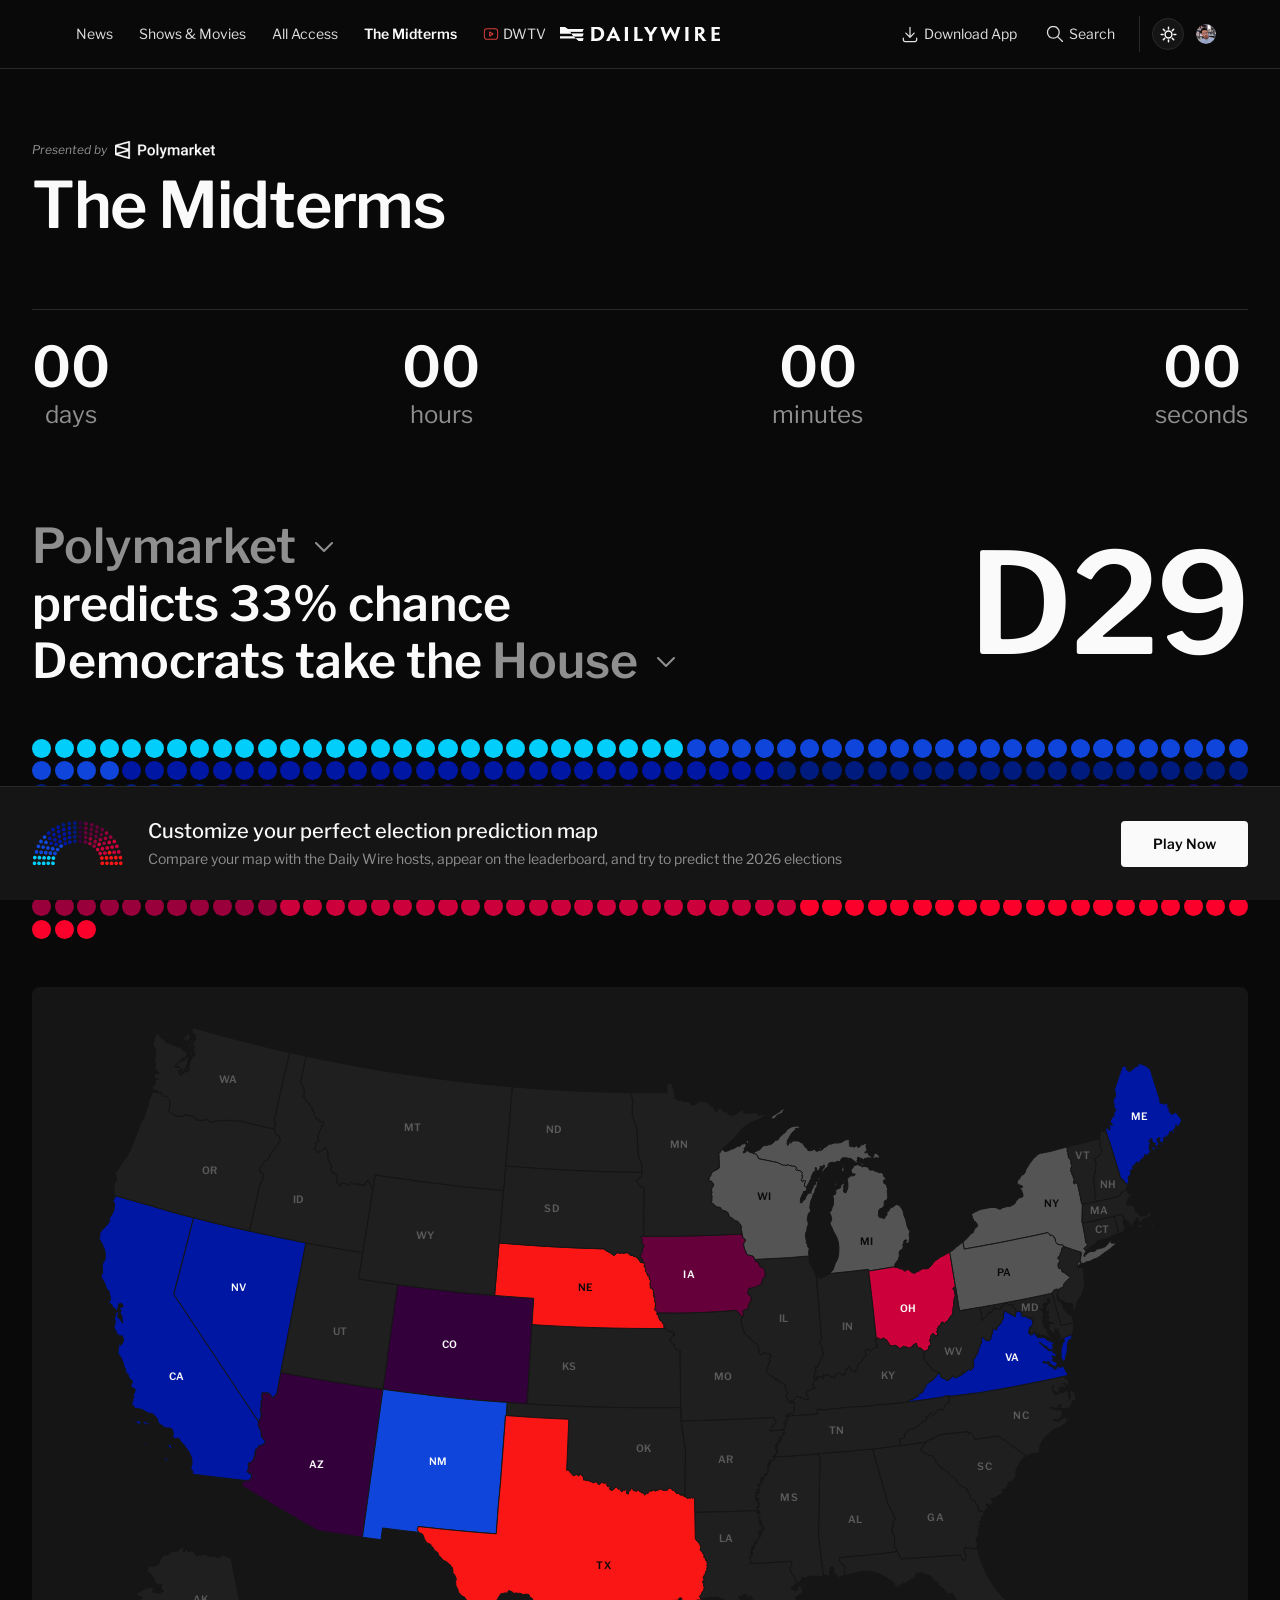
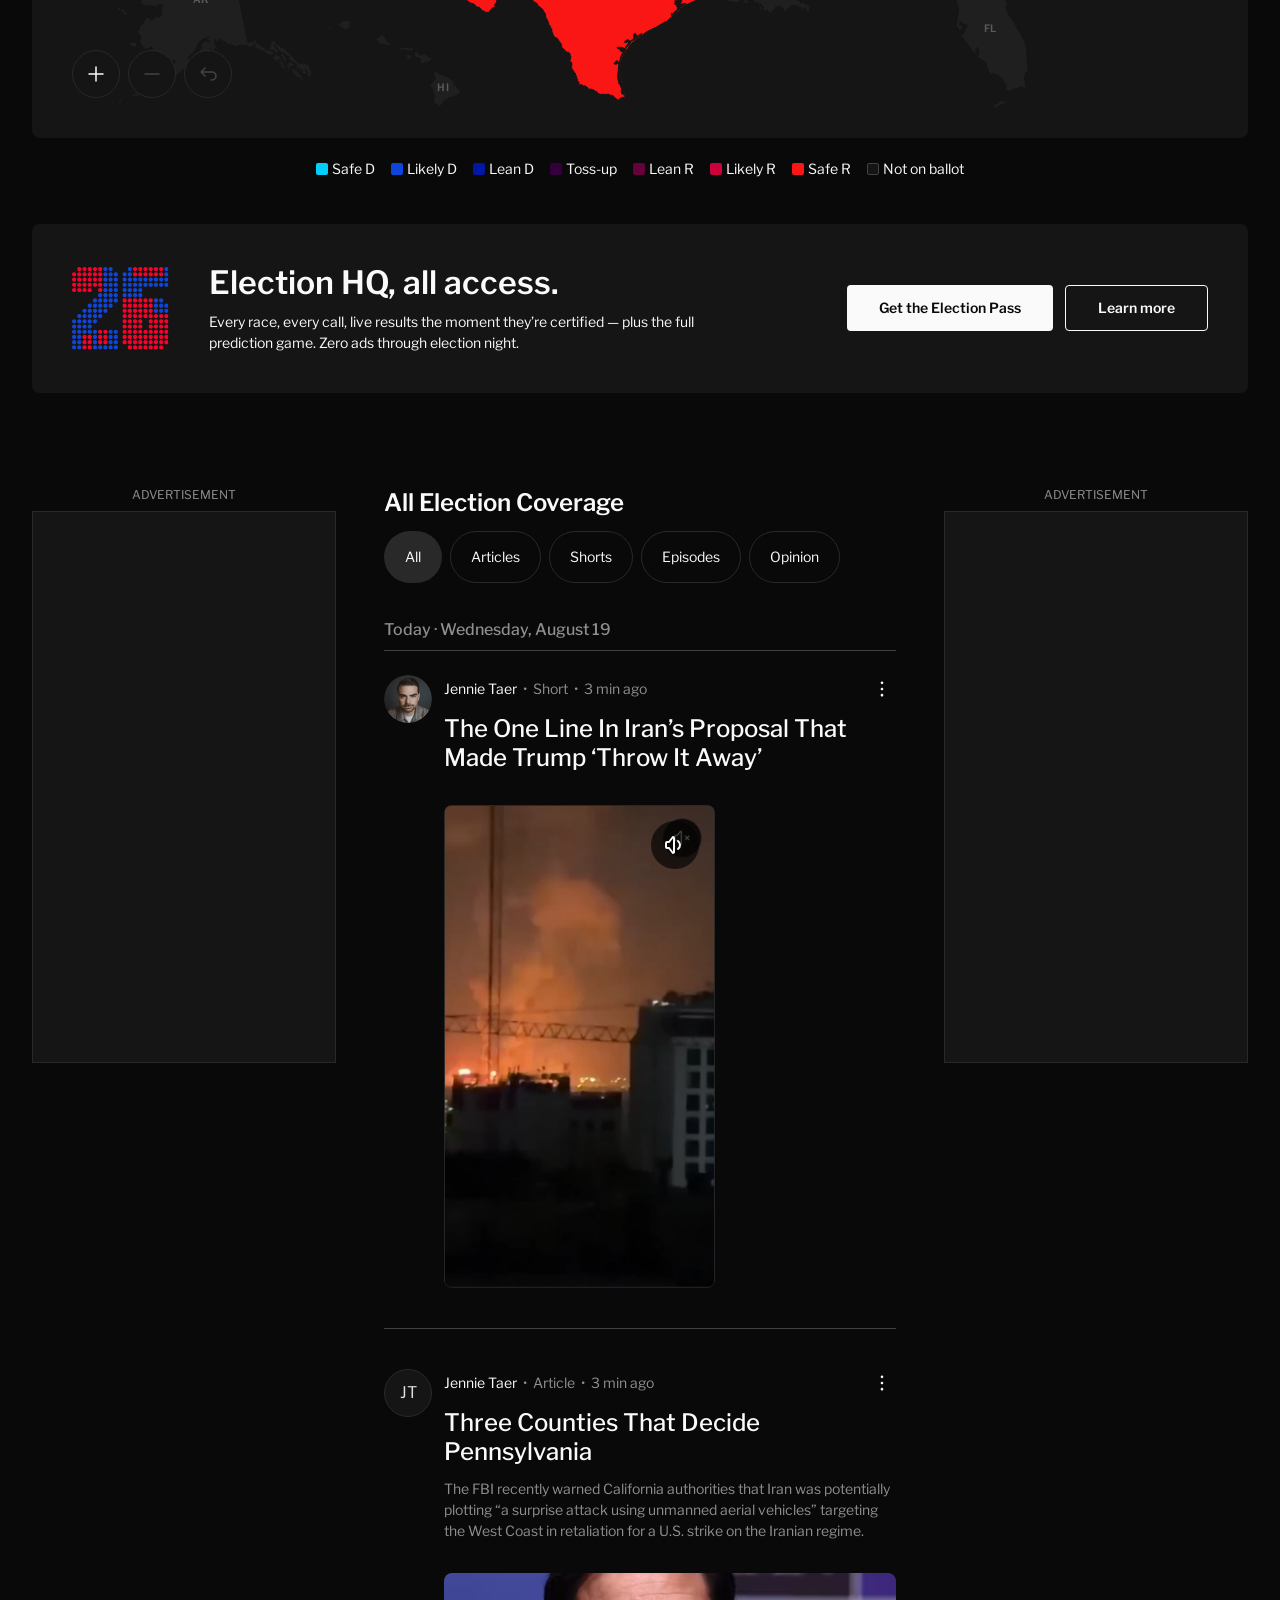
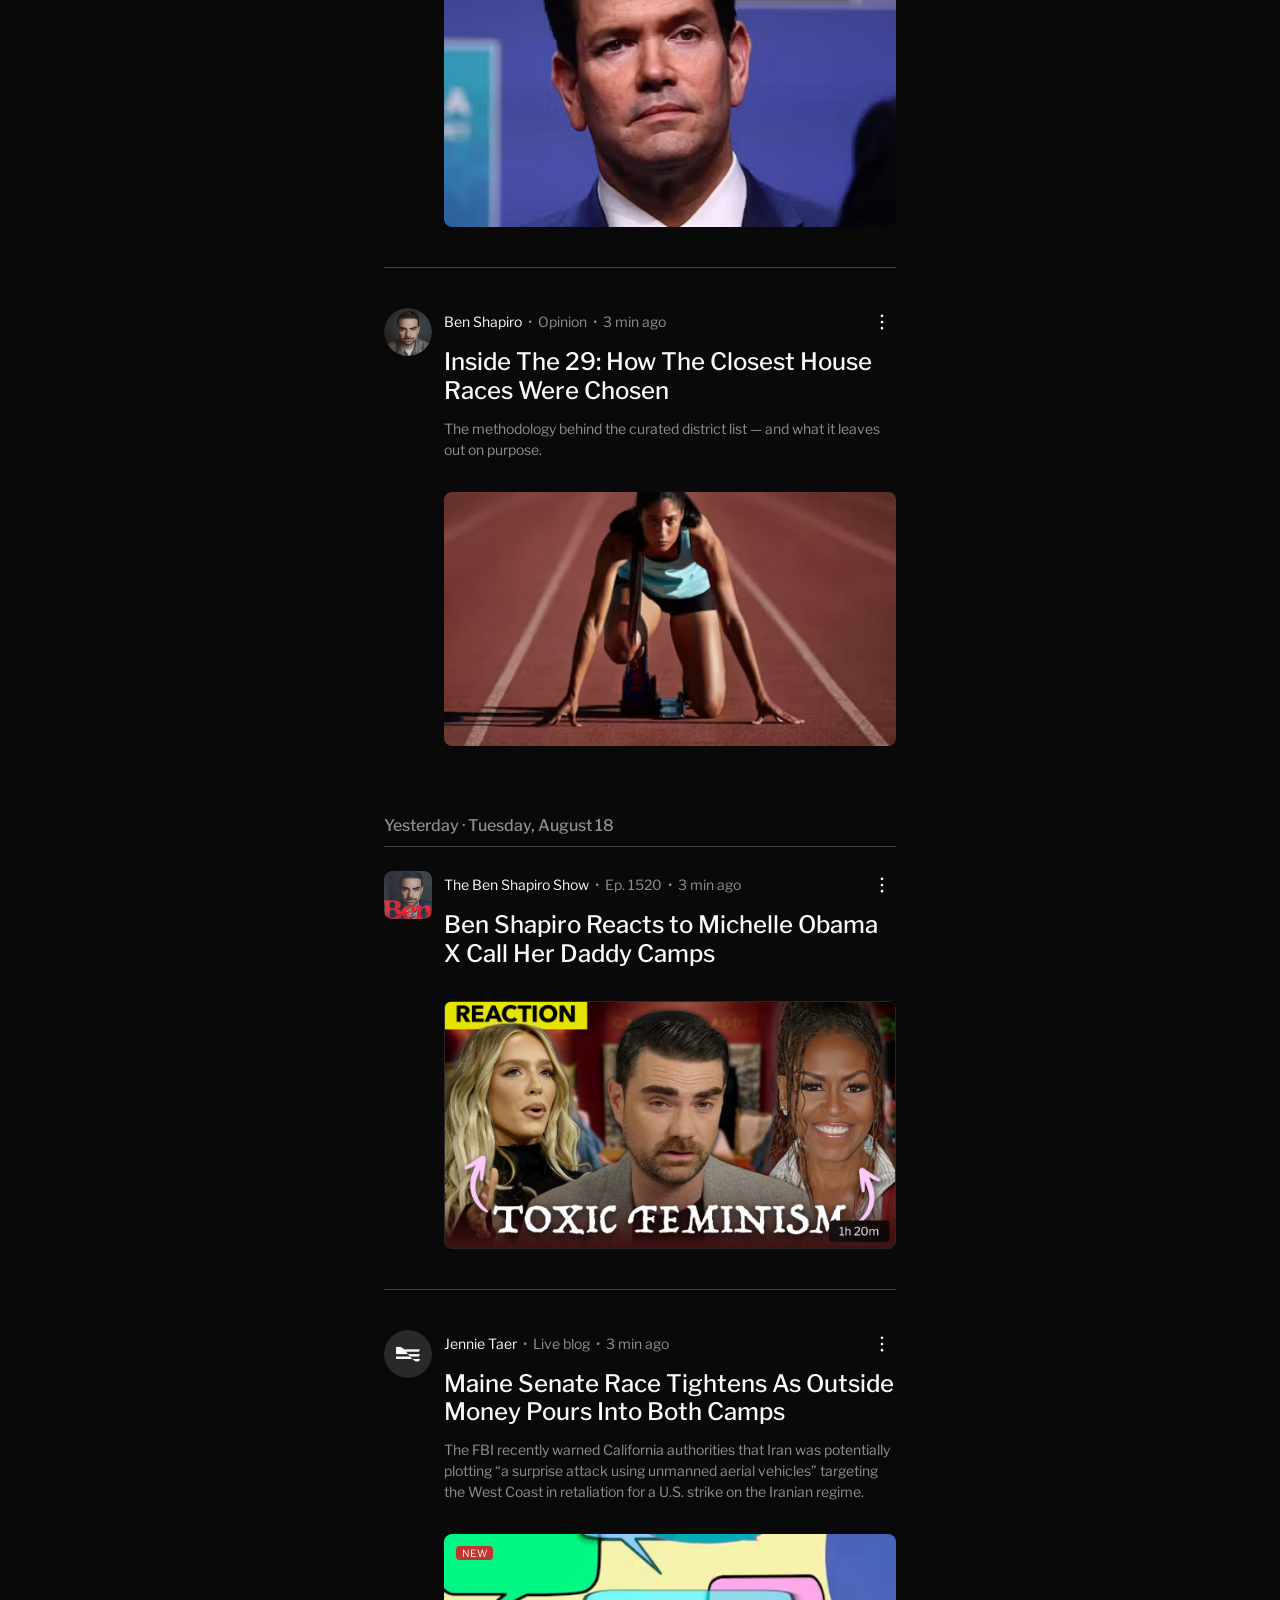
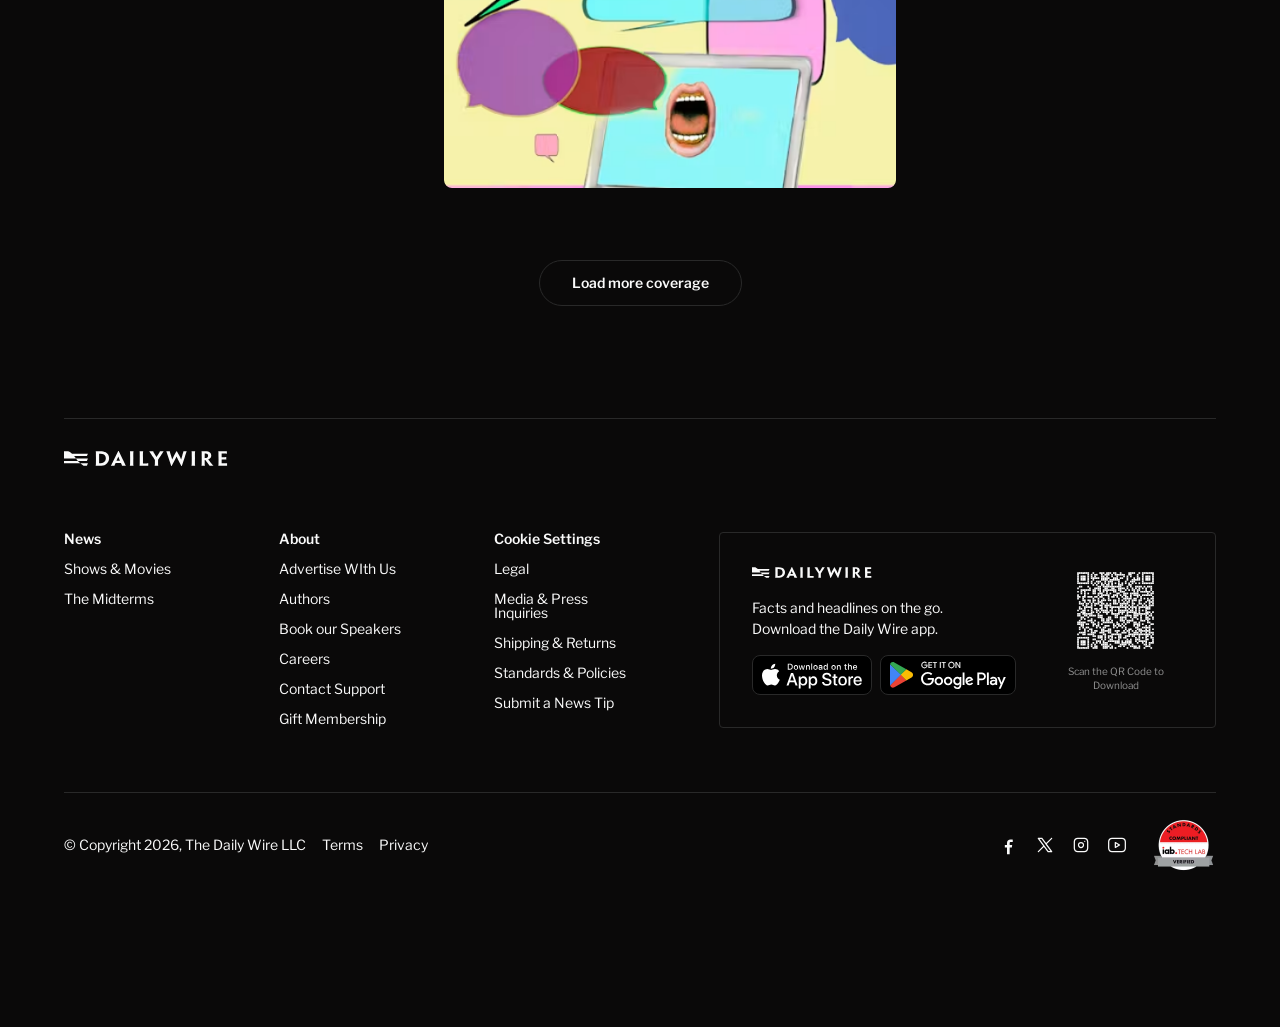
<file: index.html>
<!doctype html>
<html lang="en" data-theme="dark">
<head>
<meta charset="utf-8">
<meta name="viewport" content="width=device-width, initial-scale=1">
<title>2026 Midterms Elections and Predictions — The Daily Wire</title>
<link rel="preconnect" href="https://fonts.googleapis.com">
<link rel="preconnect" href="https://fonts.gstatic.com" crossorigin>
<link href="https://fonts.googleapis.com/css2?family=Libre+Franklin:wght@400;500;600;800&family=Inter:wght@600&display=swap" rel="stylesheet">
<link rel="stylesheet" href="css/tokens.css?v=a65aa919">
<link rel="stylesheet" href="css/app.css?v=c3e6a6fd">
</head>
<body>

<!-- =============================== HEADER =============================== -->
<header class="site-header">
  <div class="site-header__inner shell">

    <nav class="desktop-only" aria-label="Primary">
      <ul class="nav-list">
        <li><a class="nav-item" href="#">News</a></li>
        <li><a class="nav-item" href="#">Shows &amp; Movies</a></li>
        <li><a class="nav-item" href="#">All Access</a></li>
        <li><a class="nav-item is-current" href="#" aria-current="page">The Midterms</a></li>
        <li><a class="nav-item" href="#"><span class="icon icon--sm" style="color:var(--color-icon-brand-bold);-webkit-mask-image:url(assets/icons/icon_tabler-icon-brand-youtube.svg);mask-image:url(assets/icons/icon_tabler-icon-brand-youtube.svg)"></span>DWTV</a></li>
      </ul>
    </nav>

    <button class="icon-btn mobile-only" type="button" aria-label="Open menu">
      <svg width="20" height="20" viewBox="0 0 20 20" aria-hidden="true"><path d="M3 5h14M3 10h14M3 15h14" stroke="currentColor" stroke-width="1.6" stroke-linecap="round" fill="none"/></svg>
    </button>

    <a class="site-header__wordmark" href="#" aria-label="The Daily Wire">
      <span class="icon" style="width:100%;height:100%;-webkit-mask-image:url(assets/icons/icon_wordmark.svg);mask-image:url(assets/icons/icon_wordmark.svg)"></span>
    </a>

    <div class="site-header__right">
      <div class="site-header__actions desktop-only">
        <a class="nav-item" href="#"><span class="icon" style="-webkit-mask-image:url(assets/icons/icon_tabler-icon-download.svg);mask-image:url(assets/icons/icon_tabler-icon-download.svg)"></span>Download App</a>
        <a class="nav-item" href="#"><span class="icon" style="-webkit-mask-image:url(assets/icons/icon_tabler-icon-search.svg);mask-image:url(assets/icons/icon_tabler-icon-search.svg)"></span>Search</a>
      </div>
      <button class="icon-btn mobile-only" type="button" aria-label="Search">
        <span class="icon" style="-webkit-mask-image:url(assets/icons/icon_tabler-icon-search.svg);mask-image:url(assets/icons/icon_tabler-icon-search.svg)"></span>
      </button>
      <span class="header-divider desktop-only" aria-hidden="true"></span>
      <button class="theme-toggle" type="button" id="themeToggle" aria-pressed="false">
        <span class="sr-only" id="themeToggleLabel">Switch to light mode</span>
      </button>
      <span class="avatar"><img src="assets/img/img0_Person-Image.png" alt="" width="20" height="20"></span>
    </div>

  </div>
</header>

<main class="main">

  <!-- ================================ HERO ================================ -->
  <section class="hero shell">

    <!-- Map Final 8633:1053380 — title row, countdown, statement, seats grid -->
    <div class="hero__title-row">
      <div class="hero__titles">
        <p class="hero__presented">Presented by
          <img src="assets/img/presented-by.png" alt="Polymarket" width="100" height="18">
        </p>
        <h1 class="hero__title">The Midterms</h1>
      </div>
    </div>

    <hr class="hero__rule">

    <div class="countdown" role="group" aria-label="Time until polls close">
      <div class="countdown__cell"><u id="cdD">55</u><span class="countdown__unit">days</span></div>
      <div class="countdown__cell"><u id="cdH">05</u><span class="countdown__unit">hours</span></div>
      <div class="countdown__cell"><u id="cdM">20</u><span class="countdown__unit">minutes</span></div>
      <div class="countdown__cell"><u id="cdS">50</u><span class="countdown__unit">seconds</span></div>
    </div>

    <div class="statement">
      <!-- div, not p: the pickers carry <ul> menus, which the parser would use to
           auto-close a <p> — that silently dropped the rest of the sentence out of
           the 48px block. -->
      <div class="statement__text">
        <span class="statement__field">
          <button class="statement__pick" type="button" id="sourceChip" aria-haspopup="listbox" aria-expanded="false">
            <span id="pickSourceLabel">Polymarket</span>
            <span class="icon icon--lg" aria-hidden="true" style="-webkit-mask-image:url(assets/icons/icon_tabler-icon-chevron-down.svg);mask-image:url(assets/icons/icon_tabler-icon-chevron-down.svg)"></span>
          </button>
          <ul class="chip-menu" id="sourceMenu" role="listbox" aria-label="Source" hidden></ul>
        </span><br>
        predicts <span id="pickPct">53%</span> chance<br>
        Democrats take the
        <span class="statement__field">
          <button class="statement__pick" type="button" id="raceChip" aria-haspopup="listbox" aria-expanded="false">
            <span id="pickRaceLabel">Senate</span>
            <span class="icon icon--lg" aria-hidden="true" style="-webkit-mask-image:url(assets/icons/icon_tabler-icon-chevron-down.svg);mask-image:url(assets/icons/icon_tabler-icon-chevron-down.svg)"></span>
          </button>
          <ul class="chip-menu" id="raceMenu" role="listbox" aria-label="Race" hidden></ul>
        </span>
      </div>
      <p class="statement__margin" id="marginBig">R54</p>
    </div>

    <div class="seatsgrid" id="seatsGrid" role="img" aria-label="Seats in play"></div>

    <!-- seat bar + numbers -->
    <!-- map -->
    <div class="map-block">
      <div class="map-card">

        <div class="map-card__map" id="mapSlot"></div>

        <div class="map-zoom">
          <button class="map-zoom__btn" type="button" id="zoomIn" aria-label="Zoom in">
            <span class="icon icon--lg" style="-webkit-mask-image:url(assets/icons/icon_plus.svg);mask-image:url(assets/icons/icon_plus.svg)"></span>
          </button>
          <button class="map-zoom__btn" type="button" id="zoomOut" aria-label="Zoom out" disabled>
            <span class="icon icon--lg" style="-webkit-mask-image:url(assets/icons/icon_tabler-icon-minus.svg);mask-image:url(assets/icons/icon_tabler-icon-minus.svg)"></span>
          </button>
          <button class="map-zoom__btn" type="button" id="zoomReset" aria-label="Reset view" disabled>
            <span class="icon icon--lg" style="-webkit-mask-image:url(assets/icons/icon_tabler-icon-arrow-back-up.svg);mask-image:url(assets/icons/icon_tabler-icon-arrow-back-up.svg)"></span>
          </button>
        </div>

        <div class="map-tip" id="mapTip" role="tooltip" aria-hidden="true" hidden></div>

        <div class="panel-scrim" id="panelScrim" hidden></div>
        <aside class="panel" id="statePanel" role="dialog" aria-modal="false" aria-label="State detail" hidden></aside>
      </div>

      <ul class="map-legend">
        <li><i style="background:var(--rating-safe-d)"></i>Safe D</li>
        <li><i style="background:var(--rating-likely-d)"></i>Likely D</li>
        <li><i style="background:var(--rating-lean-d)"></i>Lean D</li>
        <li><i style="background:var(--rating-tossup)"></i>Toss-up</li>
        <li><i style="background:var(--rating-lean-r)"></i>Lean R</li>
        <li><i style="background:var(--rating-likely-r)"></i>Likely R</li>
        <li><i style="background:var(--rating-safe-r)"></i>Safe R</li>
        <li><i class="swatch-off"></i>Not on ballot</li>
      </ul>
    </div>

    <!-- DW+ band — "Section - DW+ election plan offer" (8633:1053501) -->
    <section class="dwplus">
      <div class="dwplus__left">
        <img class="dwplus__mark" src="assets/dot-mark.svg" alt="" width="97" height="83">
        <div class="dwplus__text">
          <h2 class="dwplus__title">Election HQ, all access.</h2>
          <p class="dwplus__body">Every race, every call, live results the moment they&rsquo;re certified &mdash; plus the full prediction game. Zero ads through election night.</p>
        </div>
      </div>
      <div class="dwplus__actions">
        <a class="btn btn--primary" href="#">Get the Election Pass</a>
        <a class="btn btn--secondary" href="#">Learn more</a>
      </div>
    </section>

  </section>

  <!-- ============================== COVERAGE ============================== -->
  <div class="coverage shell">

    <aside class="coverage__rail desktop-only" aria-label="Advertisement">
      <span class="coverage__rail-label">ADVERTISEMENT</span>
      <div class="coverage__rail-box"></div>
    </aside>

    <div class="coverage__main">

      <div class="coverage__head">
        <h2 class="coverage__title">All Election Coverage</h2>
        <div class="filter-row" role="group" aria-label="Filter coverage">
          <button class="filter-x" type="button" id="filterClear" aria-label="Clear filters" tabindex="-1">
            <svg width="14" height="14" viewBox="0 0 14 14" fill="none" aria-hidden="true"><path d="m1 1 12 12M13 1 1 13" stroke="currentColor" stroke-width="1.6" stroke-linecap="round"/></svg>
          </button>
          <button class="filter-chip" type="button" data-filter="all" aria-pressed="true">All</button>
          <button class="filter-chip" type="button" data-filter="article" aria-pressed="false">Articles</button>
          <button class="filter-chip" type="button" data-filter="short" aria-pressed="false">Shorts</button>
          <button class="filter-chip" type="button" data-filter="episode" aria-pressed="false">Episodes</button>
          <button class="filter-chip" type="button" data-filter="opinion" aria-pressed="false">Opinion</button>

          <div class="trigger-field" id="hostField">
            <button class="host-trigger" type="button" id="hostTrigger" aria-haspopup="listbox" aria-expanded="false" tabindex="-1">
              <span class="host-avatar" aria-hidden="true"></span>
              <span id="hostLabel">All Hosts</span>
              <svg width="12" height="6" viewBox="0 0 12 6" fill="none" aria-hidden="true"><path d="m1 1 5 4 5-4" stroke="currentColor" stroke-width="1.5" stroke-linecap="round" stroke-linejoin="round"/></svg>
            </button>
            <ul class="chip-menu" id="hostMenu" role="listbox" aria-label="Host" hidden></ul>
          </div>
          <div class="trigger-field" id="stateField">
            <button class="host-trigger" type="button" id="stateTrigger" aria-haspopup="listbox" aria-expanded="false" tabindex="-1">
              <span id="stateLabel">All States</span>
              <svg width="12" height="6" viewBox="0 0 12 6" fill="none" aria-hidden="true"><path d="m1 1 5 4 5-4" stroke="currentColor" stroke-width="1.5" stroke-linecap="round" stroke-linejoin="round"/></svg>
            </button>
            <ul class="chip-menu" id="stateMenu" role="listbox" aria-label="State" hidden></ul>
          </div>
        </div>
      </div>

      <div class="coverage__groups">

        <section class="day-group">
          <h3 class="day-group__label">Today · Wednesday, August 19</h3>
          <div class="day-group__list">

      <article class="card" data-kind="short" data-host="Jennie Taer" data-state-tag="">
        <img class="card__avatar" src="assets/img/feed-av-1.png" alt="" width="48" height="48">
        <div class="card__main">
        <div class="card__meta">
          <div class="meta-list">
            <span class="byline">Jennie Taer</span><span>•</span>
            <span>Short</span><span>•</span>
            <span>3 min ago</span>
          </div>
          <button class="icon-btn" type="button" aria-label="More options"><span class="icon" style="-webkit-mask-image:url(assets/icons/icon_tabler-icon-dots-vertical.svg);mask-image:url(assets/icons/icon_tabler-icon-dots-vertical.svg)"></span></button>
        </div>
          <div class="card__text">
            <h4 class="card__title">The One Line In Iran’s Proposal That Made Trump ‘Throw It Away’</h4>
          </div>
          <figure class="card__media card__media--short">
            <img src="assets/img/feed-short-iran.png" alt="" width="330" height="587">
            <button class="card__mute" type="button" aria-label="Unmute"><span class="icon" style="-webkit-mask-image:url(assets/icons/icon_tabler-icon-volume-3.svg);mask-image:url(assets/icons/icon_tabler-icon-volume-3.svg)"></span></button>
          </figure>
        </div>
      </article>

      <article class="card" data-kind="article" data-host="Jennie Taer" data-state-tag="PA">
        <span class="card__avatar card__avatar--initials" aria-hidden="true">JT</span>
        <div class="card__main">
        <div class="card__meta">
          <div class="meta-list">
            <span class="byline">Jennie Taer</span><span>•</span>
            <span>Article</span><span>•</span>
            <span>3 min ago</span>
          </div>
          <button class="icon-btn" type="button" aria-label="More options"><span class="icon" style="-webkit-mask-image:url(assets/icons/icon_tabler-icon-dots-vertical.svg);mask-image:url(assets/icons/icon_tabler-icon-dots-vertical.svg)"></span></button>
        </div>
          <div class="card__text">
            <h4 class="card__title">Three Counties That Decide Pennsylvania</h4>
          <p class="card__desc">The FBI recently warned California authorities that Iran was potentially plotting “a surprise attack using unmanned aerial vehicles” targeting the West Coast in retaliation for a U.S. strike on the Iranian regime.</p>
          </div>
          <figure class="card__media">
            <img src="assets/img/feed-thumb-pa.png" alt="" width="548" height="308">
          </figure>
        </div>
      </article>

      <article class="card" data-kind="opinion" data-host="Ben Shapiro" data-state-tag="">
        <img class="card__avatar" src="assets/img/feed-av-2.png" alt="" width="48" height="48">
        <div class="card__main">
        <div class="card__meta">
          <div class="meta-list">
            <span class="byline">Ben Shapiro</span><span>•</span>
            <span>Opinion</span><span>•</span>
            <span>3 min ago</span>
          </div>
          <button class="icon-btn" type="button" aria-label="More options"><span class="icon" style="-webkit-mask-image:url(assets/icons/icon_tabler-icon-dots-vertical.svg);mask-image:url(assets/icons/icon_tabler-icon-dots-vertical.svg)"></span></button>
        </div>
          <div class="card__text">
            <h4 class="card__title">Inside The 29: How The Closest House Races Were Chosen</h4>
          <p class="card__desc">The methodology behind the curated district list — and what it leaves out on purpose.</p>
          </div>
          <figure class="card__media">
            <img src="assets/img/feed-thumb-29.png" alt="" width="548" height="308">
          </figure>
        </div>
      </article>

          </div>
        </section>

        <section class="day-group">
          <h3 class="day-group__label">Yesterday · Tuesday, August 18</h3>
          <div class="day-group__list">

      <article class="card" data-kind="episode" data-host="Ben Shapiro" data-state-tag="">
        <img class="card__avatar" src="assets/img/feed-av-show.png" alt="" width="48" height="48">
        <div class="card__main">
        <div class="card__meta">
          <div class="meta-list">
            <span class="byline">The Ben Shapiro Show</span><span>•</span>
            <span>Ep. 1520</span><span>•</span>
            <span>3 min ago</span>
          </div>
          <button class="icon-btn" type="button" aria-label="More options"><span class="icon" style="-webkit-mask-image:url(assets/icons/icon_tabler-icon-dots-vertical.svg);mask-image:url(assets/icons/icon_tabler-icon-dots-vertical.svg)"></span></button>
        </div>
          <div class="card__text">
            <h4 class="card__title">Ben Shapiro Reacts to Michelle Obama X Call Her Daddy Camps</h4>
          </div>
          <figure class="card__media">
            <img src="assets/img/feed-thumb-ep.png" alt="" width="548" height="300">
          </figure>
        </div>
      </article>

      <article class="card" data-kind="article" data-host="Jennie Taer" data-state-tag="ME">
        <img class="card__avatar" src="assets/img/feed-av-live.png" alt="" width="48" height="48">
        <div class="card__main">
        <div class="card__meta">
          <div class="meta-list">
            <span class="byline">Jennie Taer</span><span>•</span>
            <span>Live blog</span><span>•</span>
            <span>3 min ago</span>
          </div>
          <button class="icon-btn" type="button" aria-label="More options"><span class="icon" style="-webkit-mask-image:url(assets/icons/icon_tabler-icon-dots-vertical.svg);mask-image:url(assets/icons/icon_tabler-icon-dots-vertical.svg)"></span></button>
        </div>
          <div class="card__text">
            <h4 class="card__title">Maine Senate Race Tightens As Outside Money Pours Into Both Camps</h4>
          <p class="card__desc">The FBI recently warned California authorities that Iran was potentially plotting “a surprise attack using unmanned aerial vehicles” targeting the West Coast in retaliation for a U.S. strike on the Iranian regime.</p>
          </div>
          <figure class="card__media">
            <img src="assets/img/feed-thumb-live.png" alt="" width="548" height="308">
            <span class="card__flag">NEW</span>
          </figure>
        </div>
      </article>

          </div>
        </section>

        <button class="btn btn--outline load-more" type="button">Load more coverage</button>

      </div>
    </div>


    <aside class="coverage__rail desktop-only" aria-label="Advertisement">
      <span class="coverage__rail-label">ADVERTISEMENT</span>
      <div class="coverage__rail-box"></div>
    </aside>
  </div>
</main>

<!-- =============================== FOOTER =============================== -->
<footer class="site-footer">
  <div class="site-footer__inner shell">

    <div class="site-footer__brand">
      <hr>
      <span class="site-footer__logo" aria-label="The Daily Wire">
        <span class="icon" style="width:100%;height:15px;-webkit-mask-image:url(assets/icons/icon_brand-logo.svg);mask-image:url(assets/icons/icon_brand-logo.svg)"></span>
      </span>
    </div>

    <div class="footer-links">
      <div class="footer-links__cols">
        <nav class="footer-links__col" aria-label="Content">
          <a href="#">News</a><a href="#">Shows &amp; Movies</a><a href="#">The Midterms</a>
        </nav>
        <nav class="footer-links__col" aria-label="Company">
          <a href="#">About</a><a href="#">Advertise WIth Us</a><a href="#">Authors</a><a href="#">Book our Speakers</a><a href="#">Careers</a><a href="#">Contact Support</a><a href="#">Gift Membership</a>
        </nav>
        <nav class="footer-links__col" aria-label="Policies">
          <a href="#">Cookie Settings</a><a href="#">Legal</a><a href="#">Media &amp; Press Inquiries</a><a href="#">Shipping &amp; Returns</a><a href="#">Standards &amp; Policies</a><a href="#">Submit a News Tip</a>
        </nav>
      </div>

      <div class="app-promo">
        <div class="app-promo__text">
          <span class="app-promo__logo">
            <span class="icon" style="width:120px;height:14px;-webkit-mask-image:url(assets/icons/icon_brand-logo.svg);mask-image:url(assets/icons/icon_brand-logo.svg)"></span>
          </span>
          <p class="app-promo__copy">Facts and headlines on the go. Download the Daily Wire app.</p>
          <div class="app-promo__stores">
            <img src="assets/icons/asset_appstore.svg" alt="Download on the App Store">
            <img src="assets/icons/asset_googleplay.svg" alt="Get it on Google Play">
        </div>
        </div>
        <div class="app-promo__qr">
          <img src="assets/icons/asset_qr.svg" alt="">
          <span>Scan the QR Code to Download</span>
        </div>
      </div>
    </div>

    <div class="footer-bottom">
      <div class="footer-bottom__left">
        <span>© Copyright 2026, The Daily Wire LLC</span>
        <a href="#">Terms</a>
        <a href="#">Privacy</a>
      </div>
      <div class="footer-bottom__right">
        <div class="social">
          <a href="#" aria-label="Facebook"><svg width="20" height="20" viewBox="0 0 24 24" fill="currentColor" aria-hidden="true"><path d="M14 8.5h2.5V5.6C16.1 5.5 15 5.4 13.8 5.4c-2.5 0-4.2 1.5-4.2 4.3v2.2H7v3.2h2.6V23h3.2v-7.9h2.6l.4-3.2h-3v-1.9c0-.9.3-1.5 1.2-1.5z"/></svg></a>
          <a href="#" aria-label="X"><span class="icon" style="-webkit-mask-image:url(assets/icons/icon_tabler-icon-brand-x.svg);mask-image:url(assets/icons/icon_tabler-icon-brand-x.svg)"></span></a>
          <a href="#" aria-label="Instagram"><span class="icon" style="-webkit-mask-image:url(assets/icons/icon_tabler-icon-brand-instagram.svg);mask-image:url(assets/icons/icon_tabler-icon-brand-instagram.svg)"></span></a>
          <a href="#" aria-label="YouTube"><span class="icon" style="-webkit-mask-image:url(assets/icons/icon_tabler-icon-brand-youtube.svg);mask-image:url(assets/icons/icon_tabler-icon-brand-youtube.svg)"></span></a>
        </div>
        <img class="footer-bottom__badge" src="assets/img/img24_Certification-Badge.png" alt="" width="65" height="56">
      </div>
    </div>

  </div>
</footer>

<!-- ============================== GAME BAR ============================== -->
<div class="game-bar">
  <img class="game-bar__mark" src="assets/hemicycle.svg" alt="" width="92" height="45">
  <div class="game-bar__text">
    <span class="game-bar__title">Customize your perfect election prediction map</span>
    <span class="game-bar__sub">Compare your map with the Daily Wire hosts, appear on the leaderboard, and try to predict the 2026 elections</span>
  </div>
  <a class="btn btn--primary" href="#">Play Now</a>
</div>

<!-- The map SVGs and state boxes are fetched at runtime, so they need the same
     cache-busting the stylesheet links get. Stamped by scripts/stamp_assets.py. -->
<script>window.EH_ASSET_V = "e9a87b6e";</script>
<script src="js/data.js?v=a6fd2dd5"></script>
<script src="js/app.js?v=d0b81fc5"></script>
</body>
</html>
</file>
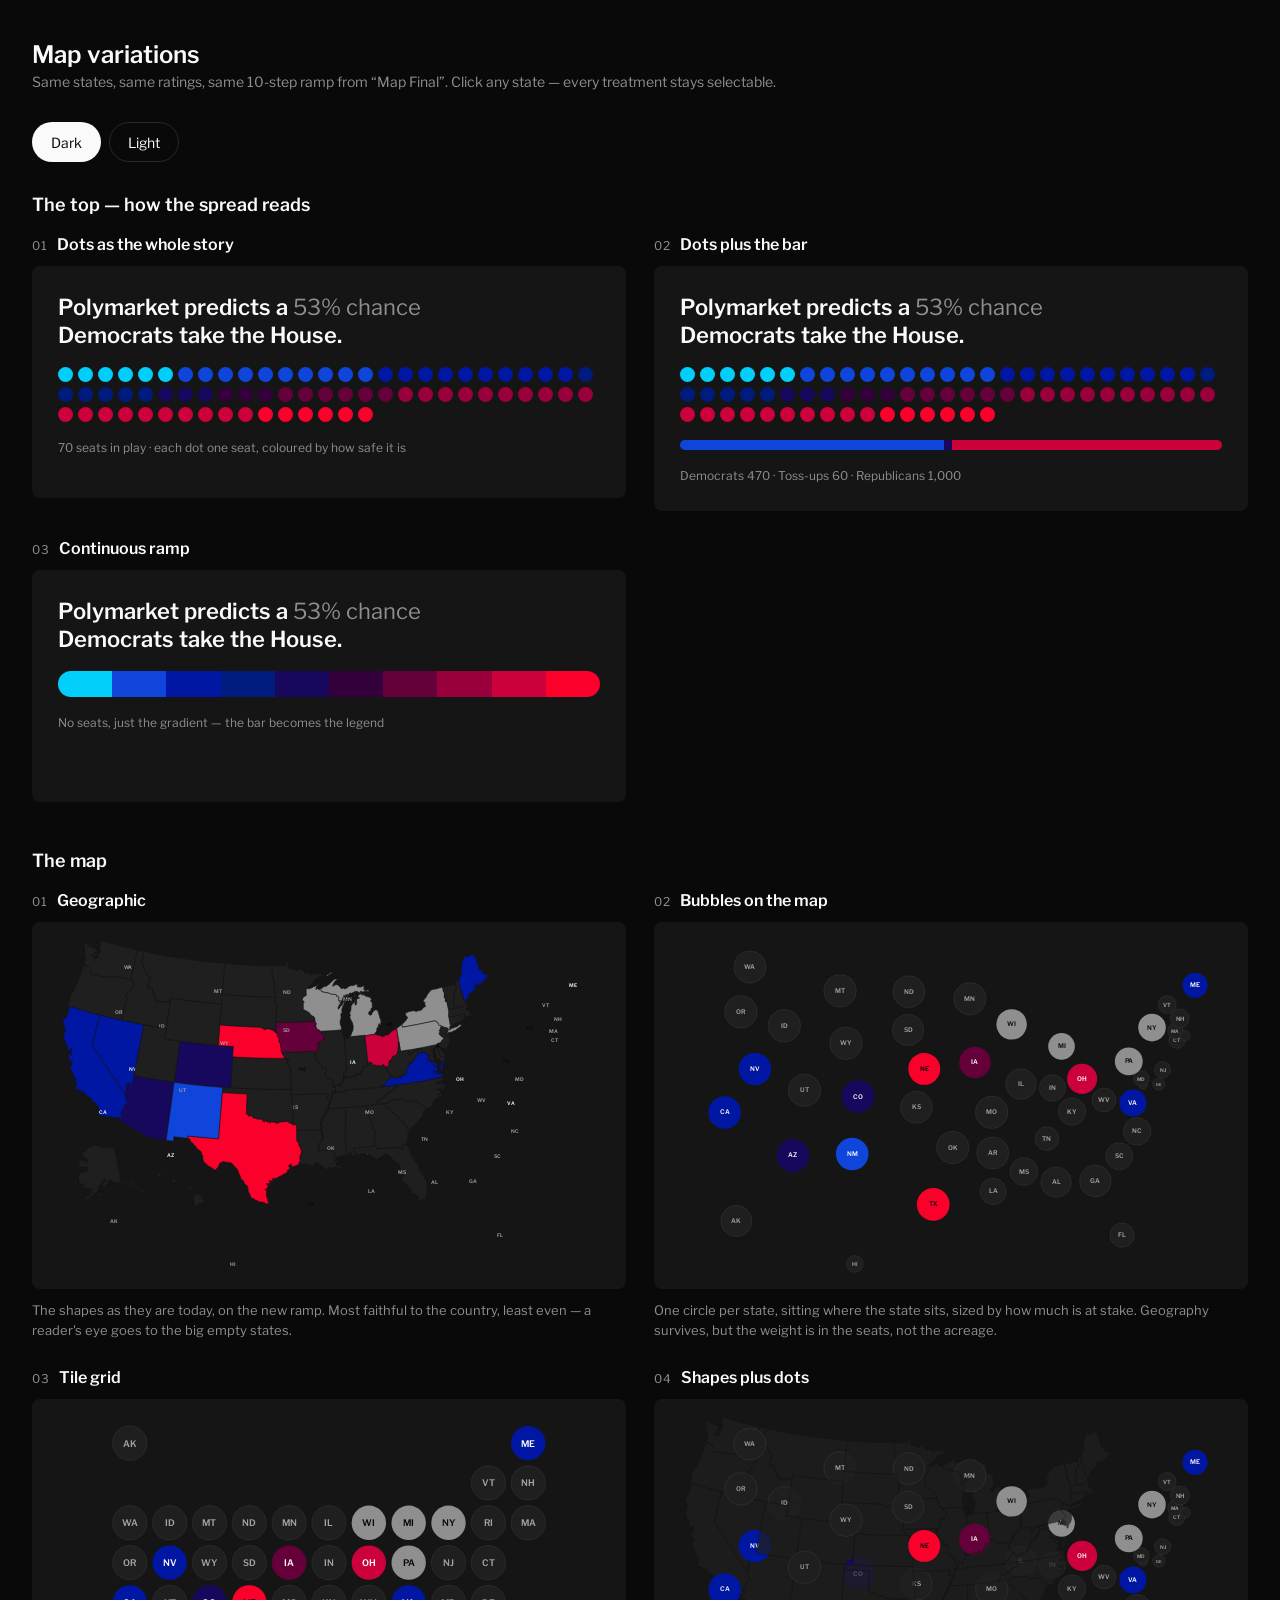
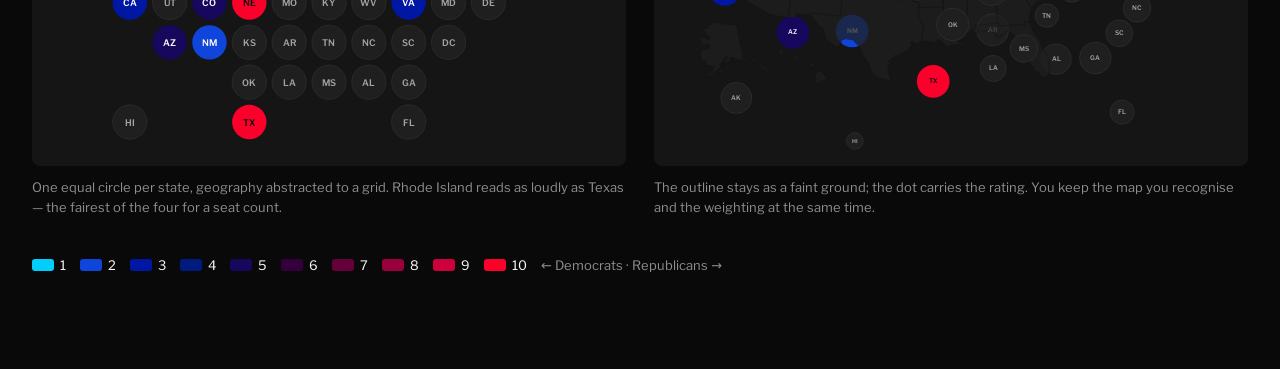
<file: variations.html>
<!doctype html>
<html lang="en" data-theme="dark">
<head>
<meta charset="utf-8">
<meta name="viewport" content="width=device-width, initial-scale=1">
<title>Election Hub — map variations</title>
<link rel="preconnect" href="https://fonts.googleapis.com">
<link rel="preconnect" href="https://fonts.gstatic.com" crossorigin>
<link href="https://fonts.googleapis.com/css2?family=Libre+Franklin:wght@400;500;600;800&display=swap" rel="stylesheet">
<link rel="stylesheet" href="css/tokens.css">
<style>
  /* Scratch page: four treatments of the same map, same data, same ramp, so
     they can be compared side by side. Not part of the product. */
  * { box-sizing: border-box; }
  body {
    margin: 0;
    padding: 40px 32px 96px;
    background: var(--color-background-neutral-bold);
    color: var(--color-text-neutral-bold);
    font-family: "Libre Franklin", system-ui, sans-serif;
  }
  h1 { font-size: 24px; font-weight: 600; margin: 0 0 4px; }
  .sub { font-size: 14px; color: var(--color-text-neutral-subtlest); margin: 0 0 32px; }

  .toolbar { display: flex; gap: 8px; flex-wrap: wrap; margin-bottom: 32px; }
  .toolbar button {
    height: 40px; padding: 0 18px; border-radius: 999px; cursor: pointer;
    border: 1px solid var(--color-border-neutral-bold);
    background: none; color: var(--color-text-neutral-bold);
    font: inherit; font-size: 14px;
    transition: background-color 200ms ease, border-color 200ms ease;
  }
  .toolbar button[aria-pressed="true"] {
    background: var(--color-background-inverse-bold);
    color: var(--color-text-inverse-bold);
    border-color: transparent;
  }

  .grid { display: grid; grid-template-columns: repeat(2, minmax(0, 1fr)); gap: 28px; }
  @media (max-width: 1100px) { .grid { grid-template-columns: 1fr; } }

  .v { display: flex; flex-direction: column; gap: 12px; }
  .v__head { display: flex; align-items: baseline; gap: 10px; }
  .v__n { font-size: 12px; color: var(--color-text-neutral-subtlest); letter-spacing: .06em; }
  .v__t { font-size: 16px; font-weight: 600; }
  .v__d { font-size: 13px; line-height: 1.5; color: var(--color-text-neutral-subtlest); margin: 0; }

  .card {
    position: relative;
    background: var(--color-background-neutral-subtle);
    border-radius: 8px;
    aspect-ratio: 1312 / 811;
    overflow: hidden;
  }
  .card svg { width: 100%; height: 100%; display: block; }

  /* ---- shared state painting ---- */
  .st, .dot { transition: fill 300ms var(--ease), opacity 300ms var(--ease); cursor: pointer; }
  .lbl, .dlbl { pointer-events: none; font-weight: 600; text-anchor: middle; dominant-baseline: central; }

  .card.sel .state:not(.on) { opacity: .5; }
  /* Off-ballot dots are nearly the card colour; without a rim the grid reads as
     full of holes instead of full of states with nothing on the ballot. */
  .dot[data-inert] { stroke: rgba(255,255,255,.14); stroke-width: 1; }
  :root[data-theme="light"] .dot[data-inert] { stroke: rgba(0,0,0,.16); }
  .state.on .st, .state.on .dot {
    stroke: var(--color-border-inverse-bold);
    stroke-width: 2;
    paint-order: stroke fill;
  }
  .st { stroke: var(--state-border); stroke-width: .6; vector-effect: non-scaling-stroke; }

  .readout {
    position: absolute; left: 16px; bottom: 16px;
    display: flex; align-items: center; gap: 10px;
    padding: 10px 14px; border-radius: 8px;
    background: #f2f2f2; color: #0a0909;
    font-size: 13px; opacity: 0; transition: opacity 200ms ease;
  }
  .readout.on { opacity: 1; }
  .readout i { width: 12px; height: 12px; border-radius: 3px; }
  .readout b { font-weight: 600; }

  .h2 { font-size: 18px; font-weight: 600; margin: 8px 0 20px; }
  #tops { margin-bottom: 48px; }
  .top {
    background: var(--color-background-neutral-subtle);
    border-radius: 8px; padding: 28px 26px;
    display: flex; flex-direction: column; gap: 18px; min-height: 232px;
  }
  .top__line { font-size: 22px; font-weight: 600; line-height: 1.25; max-width: 30ch; }
  .top__line em { font-style: normal; color: var(--color-text-neutral-subtlest); font-weight: 400; }
  .top__meta { font-size: 12px; color: var(--color-text-neutral-subtlest); }
  .spread { display: flex; flex-wrap: wrap; gap: 5px; }
  .spread i { width: 15px; height: 15px; border-radius: 50%; }
  .bar { display: flex; height: 10px; border-radius: 5px; overflow: hidden; }
  .bar i { height: 100%; }
  .ramp { display: flex; height: 26px; border-radius: 13px; overflow: hidden; }
  .ramp i { flex: 1; }

  .legend { display: flex; flex-wrap: wrap; gap: 14px; margin-top: 40px; font-size: 13px; }
  .legend span { display: inline-flex; align-items: center; gap: 6px; }
  .legend i { width: 22px; height: 12px; border-radius: 3px; }
</style>
</head>
<body>

<h1>Map variations</h1>
<p class="sub">Same states, same ratings, same 10-step ramp from “Map Final”. Click any state — every treatment stays selectable.</p>

<div class="toolbar" id="themeBar">
  <button type="button" data-theme-set="dark" aria-pressed="true">Dark</button>
  <button type="button" data-theme-set="light" aria-pressed="false">Light</button>
</div>

<h2 class="h2">The top — how the spread reads</h2>
<div class="grid" id="tops"></div>

<h2 class="h2">The map</h2>
<div class="grid" id="grid"></div>

<div class="legend" id="legend"></div>

<script src="js/data.js"></script>
<script>
(function () {
  /* The ramp read off the "Map Final" frame (8618:1048147): ten seat colours,
     five each side, meeting in the dark middle. Brightness is distance between
     the parties — bright ends are the comfortable races. */
  const RAMP = ["#01cefb", "#0f45db", "#0017a3", "#001b7e", "#17075d",
                "#33003b", "#65003a", "#99003b", "#cc003b", "#fc002c"];

  /* Seven categories onto seven of the ten steps, symmetric about the middle. */
  const FILL = {
    "safe-d": RAMP[0], "likely-d": RAMP[1], "lean-d": RAMP[2],
    "tossup": RAMP[4], "lean-r": RAMP[6], "likely-r": RAMP[8], "safe-r": RAMP[9],
    nodata: "#8f8f8f", off: "var(--rating-off)", blank: "var(--rating-blank)"
  };
  const INK = {
    "safe-d": "#0a0909", "likely-d": "#fafafa", "lean-d": "#fafafa",
    tossup: "#fafafa", "lean-r": "#fafafa", "likely-r": "#fafafa", "safe-r": "#0a0909",
    nodata: "#0a0909", off: "#a3a3a3", blank: "#a3a3a3"
  };
  const LABEL = {
    "safe-d": "Safe D", "likely-d": "Likely D", "lean-d": "Lean D", tossup: "Toss-up",
    "lean-r": "Lean R", "likely-r": "Likely R", "safe-r": "Safe R",
    nodata: "No data", off: "Not on ballot", blank: "Not on ballot"
  };

  /* Classic US tile grid — one cell per state, geography abstracted away. */
  const TILES = [
    "AK .  .  .  .  .  .  .  .  .  ME",
    ".  .  .  .  .  .  .  .  .  VT NH",
    "WA ID MT ND MN IL WI MI NY RI MA",
    "OR NV WY SD IA IN OH PA NJ CT .",
    "CA UT CO NE MO KY WV VA MD DE .",
    ".  AZ NM KS AR TN NC SC DC .  .",
    ".  .  .  OK LA MS AL GA .  .  .",
    "HI .  .  TX .  .  .  FL .  .  ."
  ].map(r => r.trim().split(/\s+/));

  const VARIANTS = [
    { id: "geo", n: "01", t: "Geographic", d: "The shapes as they are today, on the new ramp. Most faithful to the country, least even — a reader's eye goes to the big empty states." },
    { id: "bubble", n: "02", t: "Bubbles on the map", d: "One circle per state, sitting where the state sits, sized by how much is at stake. Geography survives, but the weight is in the seats, not the acreage." },
    { id: "tiles", n: "03", t: "Tile grid", d: "One equal circle per state, geography abstracted to a grid. Rhode Island reads as loudly as Texas — the fairest of the four for a seat count." },
    { id: "both", n: "04", t: "Shapes plus dots", d: "The outline stays as a faint ground; the dot carries the rating. You keep the map you recognise and the weighting at the same time." }
  ];

  let boxes = null, shapes = null, selected = null;

  Promise.all([
    fetch("assets/state-boxes.json").then(r => r.json()),
    fetch("assets/map-desktop.svg").then(r => r.text()),
    fetch("assets/ratings.json").then(r => r.json())
  ]).then(([b, svgText, ratings]) => {
    boxes = b.desktop;
    const doc = new DOMParser().parseFromString(svgText, "image/svg+xml");
    shapes = {};
    doc.querySelectorAll(".state").forEach(g => {
      shapes[g.dataset.state] = g.querySelector(".st").getAttribute("d");
    });
    build(ratings, b.desktop_origin);
    buildTops();
    buildLegend();
  });

  function svgEl(name, attrs) {
    const el = document.createElementNS("http://www.w3.org/2000/svg", name);
    for (const k in attrs) if (attrs[k] !== undefined) el.setAttribute(k, attrs[k]);
    return el;
  }

  function build(ratings, origin) {
    const grid = document.getElementById("grid");
    VARIANTS.forEach(v => {
      const wrap = document.createElement("div");
      wrap.className = "v";
      wrap.innerHTML =
        '<div class="v__head"><span class="v__n">' + v.n + '</span><span class="v__t">' + v.t + '</span></div>' +
        '<div class="card" id="card-' + v.id + '"><div class="readout"><i></i><span></span></div></div>' +
        '<p class="v__d">' + v.d + '</p>';
      grid.appendChild(wrap);

      const card = wrap.querySelector(".card");
      const svg = svgEl("svg", { viewBox: "0 0 1312 811", preserveAspectRatio: "xMidYMid meet" });
      card.insertBefore(svg, card.firstChild);
      draw(svg, v.id, ratings, origin);
    });
  }

  function draw(svg, kind, ratings, origin) {
    const shift = svgEl("g", { transform: "translate(" + origin[0] + "," + origin[1] + ")" });
    svg.appendChild(shift);

    /* geographic-ish variants share the state anchors from state-boxes.json:
       [x, y, w, h, anchorX, anchorY, inscribedRadius] */
    Object.keys(shapes).forEach(code => {
      const box = boxes[code];
      if (!box) return;
      const r = ratings[code] || "off";
      const g = svgEl("g", { class: "state", "data-state": code, tabindex: 0, role: "button", "aria-label": code });

      if (kind === "geo" || kind === "both") {
        g.appendChild(svgEl("path", {
          class: "st",
          d: shapes[code],
          fill: kind === "both" ? "var(--rating-off)" : FILL[r],
          opacity: kind === "both" ? 0.75 : 1
        }));
      }

      if (kind === "geo") {
        if (box[2] >= 34 && box[3] >= 22) {
          const t = svgEl("text", { class: "lbl", x: box[4], y: box[5], "font-size": 11, fill: INK[r] });
          t.textContent = code;
          g.appendChild(t);
        }
      }

      if (kind === "bubble" || kind === "both") {
        /* Radius from the inscribed circle, so a big state gets a big dot, but
           compressed hard (square root) or Texas swallows its neighbours. */
        const rad = Math.max(10, Math.min(36, Math.sqrt(box[6]) * 5.4));
        g.appendChild(svgEl("circle", {
          class: "dot", cx: box[4], cy: box[5], r: rad, fill: FILL[r],
          "data-inert": (r === "off" || r === "blank") ? "" : undefined
        }));
        if (rad >= 13) {
          const t = svgEl("text", { class: "dlbl", x: box[4], y: box[5], "font-size": Math.min(14, rad * 0.62), fill: INK[r] });
          t.textContent = code;
          g.appendChild(t);
        }
      }

      if (kind !== "tiles") shift.appendChild(g);
    });

    if (kind === "tiles") {
      const cell = 88, pad = 6;
      const cols = 11, rows = TILES.length;
      const gw = cols * cell, gh = rows * cell;
      const gx = (1312 - gw) / 2, gy = (811 - gh) / 2;
      const tg = svgEl("g", { transform: "translate(" + gx + "," + gy + ")" });
      svg.appendChild(tg);

      TILES.forEach((row, ri) => row.forEach((code, ci) => {
        if (code === ".") return;
        const r = ratings[code] || "off";
        const g = svgEl("g", { class: "state", "data-state": code, tabindex: 0, role: "button", "aria-label": code });
        const cx = ci * cell + cell / 2, cy = ri * cell + cell / 2;
        g.appendChild(svgEl("circle", {
          class: "dot", cx: cx, cy: cy, r: (cell - pad * 2) / 2, fill: FILL[r],
          "data-inert": (r === "off" || r === "blank") ? "" : undefined
        }));
        const t = svgEl("text", { class: "dlbl", x: cx, y: cy, "font-size": 20, fill: INK[r] });
        t.textContent = code;
        g.appendChild(t);
        tg.appendChild(g);
      }));
    }

    svg.addEventListener("click", ev => {
      const g = ev.target.closest(".state");
      if (!g) return;
      pick(g.dataset.state, ratings);
    });
  }

  function pick(code, ratings) {
    selected = selected === code ? null : code;
    document.querySelectorAll(".card").forEach(card => {
      card.classList.toggle("sel", !!selected);
      card.querySelectorAll(".state").forEach(g => g.classList.toggle("on", g.dataset.state === selected));
      const out = card.querySelector(".readout");
      if (!selected) { out.classList.remove("on"); return; }
      const r = ratings[selected] || "off";
      const d = window.EH.build(selected, r, "house", "polymarket");
      out.classList.add("on");
      out.querySelector("i").style.background = FILL[r];
      out.querySelector("span").innerHTML =
        "<b>" + d.name + "</b> — " + LABEL[r] + (r === "off" || r === "blank" ? "" : " · " + d.margin);
    });
  }

  /* The top of "Map Final": 70 dots, 44px, thirteen to a row, carrying the same
     ramp. Three ways to say the same number. */
  function buildTops() {
    const DEM = 32, TOSS = 6, REP = 32;   /* 70 dots, split to match the seat bar */
    function dots(n, from, to) {
      let out = "";
      for (let i = 0; i < n; i++) {
        const t = n === 1 ? 0 : i / (n - 1);
        out += '<i style="background:' + RAMP[Math.round(from + t * (to - from))] + '"></i>';
      }
      return out;
    }
    const spread = dots(DEM, 0, 3) + dots(TOSS, 4, 5) + dots(REP, 6, 9);

    const tops = [
      { n: "01", t: "Dots as the whole story",
        html: '<div class="top__line">Polymarket predicts a <em>53% chance</em> Democrats take the House.</div>' +
              '<div class="spread">' + spread + '</div>' +
              '<div class="top__meta">70 seats in play · each dot one seat, coloured by how safe it is</div>' },
      { n: "02", t: "Dots plus the bar",
        html: '<div class="top__line">Polymarket predicts a <em>53% chance</em> Democrats take the House.</div>' +
              '<div class="spread">' + spread + '</div>' +
              '<div class="bar"><i style="width:48.7%;background:' + RAMP[1] + '"></i>' +
              '<i style="width:1.4%;background:' + RAMP[4] + '"></i>' +
              '<i style="width:49.9%;background:' + RAMP[8] + '"></i></div>' +
              '<div class="top__meta">Democrats 470 · Toss-ups 60 · Republicans 1,000</div>' },
      { n: "03", t: "Continuous ramp",
        html: '<div class="top__line">Polymarket predicts a <em>53% chance</em> Democrats take the House.</div>' +
              '<div class="ramp">' + RAMP.map(c => '<i style="background:' + c + '"></i>').join("") + '</div>' +
              '<div class="top__meta">No seats, just the gradient — the bar becomes the legend</div>' }
    ];

    document.getElementById("tops").innerHTML = tops.map(t =>
      '<div class="v"><div class="v__head"><span class="v__n">' + t.n + '</span>' +
      '<span class="v__t">' + t.t + '</span></div>' +
      '<div class="top">' + t.html + '</div></div>').join("");
  }

  function buildLegend() {
    const el = document.getElementById("legend");
    el.innerHTML = RAMP.map((c, i) =>
      '<span><i style="background:' + c + '"></i>' + (i + 1) + "</span>"
    ).join("") + '<span style="color:var(--color-text-neutral-subtlest)">← Democrats · Republicans →</span>';
  }

  document.getElementById("themeBar").addEventListener("click", ev => {
    const b = ev.target.closest("[data-theme-set]");
    if (!b) return;
    document.documentElement.setAttribute("data-theme", b.dataset.themeSet);
    document.querySelectorAll("[data-theme-set]").forEach(x =>
      x.setAttribute("aria-pressed", String(x === b)));
  });
})();
</script>
</body>
</html>
</file>
<file: css/tokens.css>
/* ------------------------------------------------------------------ *
 * Daily Wire — Election Hub
 * Design tokens read straight from Figma ("DW WIP Q3 (2026)" →
 * page "[CO] - Election Hub" → section "Latest").
 * Every custom property below maps 1:1 to a semantic variable in the file;
 * each mode's value (Dark / Light) is the one resolved there.
 * ------------------------------------------------------------------ */

:root {
  /* ---- Spacing (semantic/spacing/*) ---- */
  --space-none: 0px;
  --space-xxs: 2px;
  --space-xs: 4px;
  --space-sm: 6px;
  --space-md: 8px;
  --space-lg: 12px;
  --space-xl: 16px;
  --space-2xl: 20px;
  --space-3xl: 24px;
  --space-4xl: 32px;
  --space-5xl: 40px;
  --space-6xl: 48px;
  --space-8xl: 64px;
  --space-9xl: 72px;

  /* ---- Radius (semantic/border-radius/*) ---- */
  --radius-sm: 4px;
  --radius-md: 8px;
  --radius-lg: 12px;
  --radius-full: 999px;
  --radius-pill: 9999px;

  /* ---- Type (semantic/font-size/*) ---- */
  --font-size-xxs: 10px;
  --font-size-xs: 12px;
  --font-size-sm: 14px;
  --font-size-md: 16px;
  --font-size-lg: 20px;
  --font-size-xl: 24px;
  --font-size-2xl: 32px;
  --font-size-3xl: 40px;

  --font-family-default: "Libre Franklin", "Helvetica Neue", Helvetica, Arial, sans-serif;
  --font-family-ui: "Inter", "Libre Franklin", system-ui, sans-serif;

  --font-weight-regular: 400;
  --font-weight-medium: 500;
  --font-weight-semibold: 600;
  --font-weight-extrabold: 800;

  /* ---- Colours that are fixed in both modes ---- */
  --color-background-brand-bold: #c23331;
  --color-icon-brand-bold: #db3d3b;
  --color-link-brand-bold: #eb605e;
  --color-text-always-light: #fafafa;
  --color-overlay-neutral-strong: #000000;

  /* DW+ band gradient */
  --gradient-brand: linear-gradient(90deg, #c23331 0%, #8e2726 100%);

  /* ---- Party scale of the map ----
     Taken verbatim from the election-hub-design prototype (`colors.css`), which
     is where this map's look comes from. Deliberately NOT the brand red: brand
     never encodes data, party colours never style chrome. Identical in both
     themes — saturation carries meaning, so it cannot shift with the theme. */
  /* Ramp lifted from the "Senate Hemicycle / 100 seats" frame (8587:177970):
     nine seat colours running cyan -> blue -> navy -> dark -> maroon -> red.
     The bright ends are the comfortable races and the dark middle is the close
     ones, so brightness reads as distance between the parties. Seven of the
     nine map onto our categories; #001b7e and #99003b are the two the seven
     categories have no slot for. */
  --rating-safe-d: #01cefb;
  --rating-likely-d: #0f45db;
  --rating-lean-d: #0017a3;
  --rating-tossup: #33003b;
  --rating-lean-r: #65003a;
  --rating-likely-r: #cc003b;
  --rating-safe-r: #fb1616;

  --rating-nodata: #545454;
  --rating-blank: #1f1f1f;

  /* ---- Motion ----
     Nothing lands all at once: each duration matches how much it moves. The
     curve is always the same (quick exit, calm arrival), so the whole thing
     reads as one system rather than a pile of separate animations. */
  --ease: cubic-bezier(0.22, 0.61, 0.36, 1);
  --dur-micro: 160ms;   /* colour, border, opacity on something small */
  --dur-short: 260ms;   /* hover, chips, buttons */
  --dur-medium: 420ms;  /* panel entering, staggered content */
  --dur-long: 620ms;    /* map camera, bars growing */

  /* Abbreviation colour per rating — black or white, whichever contrasts more
     over that fill. Computed by scripts/gen_map.py, which prints this block.
     Worst case is 5.0:1 (Safe R), above the AA minimum. */
  --label-safe-d: #0a0909;    /* 10.6:1 over #01cefb */
  --label-likely-d: #fafafa;  /*  7.0:1 over #0f45db */
  --label-lean-d: #fafafa;    /* 12.2:1 over #0017a3 */
  --label-tossup: #fafafa;    /* 16.7:1 over #33003b */
  --label-lean-r: #fafafa;    /* 12.5:1 over #65003a */
  --label-likely-r: #fafafa;  /*  5.5:1 over #cc003b */
  --label-safe-r: #0a0909;    /*  5.0:1 over #fb1616 */
  --label-nodata: #0a0909;    /*  6.1:1 over #8f8f8f */
  --label-blank: #fafafa;     /* 17.5:1 over #151515 */

  /* ---- Seat bar ---- */
  --seatbar-track: #212121;
  --seatbar-dem: #0044c9;
  --seatbar-toss: #9ca3b0;
  --seatbar-rep: #d71e28;
}

/* ============================ DARK (default) ============================ */
:root,
:root[data-theme="dark"] {
  color-scheme: dark;

  --color-background-neutral-bold: #0a0909;
  --color-background-neutral-medium: #151515;
  --color-background-neutral-subtle: #151515;
  --color-background-neutral-subtle-hovered: #292929;
  --color-background-neutral-subtlest: #292929;
  --color-background-inverse-bold: #fafafa;
  --color-background-brand-subtlest: #741716;
  --color-background-brand-subtlest-hovered: #8f201e;

  --color-border-neutral-bold: #292929;
  --color-border-neutral-subtle: #424242;
  --color-border-neutral-strong: #0a0909;
  --color-border-inverse-bold: #fafafa;

  --color-text-neutral-bold: #fafafa;
  --color-text-neutral-subtle: #dfdfdf;
  --color-text-neutral-subtlest: #8f8f8f;
  --color-text-inverse-bold: #0a0909;
  --color-text-info-bold: #60a5fa;

  --color-icon-neutral-bold: #fafafa;
  --color-icon-neutral-bold-disabled: #424242;
  --color-icon-neutral-subtlest: #8f8f8f;
  --color-icon-inverse-bold: #0a0909;

  /* States with no race: barely above the card surface, so they read as inert
     rather than broken (they are the majority of the map for Senate). */
  --rating-off: #1f1f1f;
  --label-off: #a3a3a3;       /* text/neutral/subtlest, dimmed further in CSS */
  /* Strokes match the card surface, so the shapes read as cut-outs. */
  --state-border: #151515;

  /* Race modal shadow: full in dark (as in Figma, 250 blur at 100%), discreet
     in light — at 100% it turns into a grey smear across the page. */
  --panel-shadow: rgba(0, 0, 0, 1);
}

/* ============================== LIGHT ============================== */
:root[data-theme="light"] {
  color-scheme: light;

  --color-background-neutral-bold: #fafafa;
  --color-background-neutral-medium: #ffffff;
  --color-background-neutral-subtle: #f0f0f0;
  --color-background-neutral-subtle-hovered: #dfdfdf;
  --color-background-neutral-subtlest: #dfdfdf;
  --color-background-inverse-bold: #0a0909;
  --color-background-brand-subtlest: #fbd7d7;
  --color-background-brand-subtlest-hovered: #f7b0af;

  --color-border-neutral-bold: #d1d1d1;
  --color-border-neutral-subtle: #d1d1d1;
  --color-border-neutral-strong: #fafafa;
  --color-border-inverse-bold: #0a0909;

  --color-text-neutral-bold: #0a0909;
  --color-text-neutral-subtle: #5c5c5c;
  --color-text-neutral-subtlest: #5c5c5c;
  --color-text-inverse-bold: #fafafa;
  --color-text-info-bold: #1d4ed8;

  --color-icon-neutral-bold: #0a0909;
  --color-icon-neutral-bold-disabled: #8f8f8f;
  --color-icon-neutral-subtlest: #5c5c5c;
  --color-icon-inverse-bold: #fafafa;

  --rating-off: #e4e4e4;
  --label-off: #5c5c5c;
  --rating-nodata: #bdbdbd;
  --rating-blank: #e4e4e4;
  --state-border: #f4f4f4;
  --panel-shadow: rgba(0, 0, 0, 0.08);
}

/* With no explicit choice, follow the system */
@media (prefers-color-scheme: light) {
  :root:not([data-theme="dark"]) {
    color-scheme: light;

    --color-background-neutral-bold: #fafafa;
    --color-background-neutral-medium: #ffffff;
    --color-background-neutral-subtle: #f0f0f0;
    --color-background-neutral-subtle-hovered: #dfdfdf;
    --color-background-neutral-subtlest: #dfdfdf;
    --color-background-inverse-bold: #0a0909;
    --color-background-brand-subtlest: #fbd7d7;
    --color-background-brand-subtlest-hovered: #f7b0af;

    --color-border-neutral-bold: #d1d1d1;
    --color-border-neutral-subtle: #d1d1d1;
    --color-border-neutral-strong: #fafafa;
    --color-border-inverse-bold: #0a0909;

    --color-text-neutral-bold: #0a0909;
    --color-text-neutral-subtle: #5c5c5c;
    --color-text-neutral-subtlest: #5c5c5c;
    --color-text-inverse-bold: #fafafa;
    --color-text-info-bold: #1d4ed8;

    --color-icon-neutral-bold: #0a0909;
    --color-icon-neutral-bold-disabled: #8f8f8f;
    --color-icon-neutral-subtlest: #5c5c5c;
    --color-icon-inverse-bold: #fafafa;

    --rating-off: #e4e4e4;
    --label-off: #5c5c5c;
    --rating-nodata: #bdbdbd;
    --rating-blank: #e4e4e4;
    --state-border: #f4f4f4;
    --panel-shadow: rgba(0, 0, 0, 0.08);
  }
}

/* Party colours used by the bars in the state panel
   (Drawer in Figma: fills at 15% opacity) */
:root {
  --party-rep: #d71e28;
  --party-dem: #0057fe;
  --party-ind: #31c400;
  --party-bar-alpha: 0.15;
}
</file>
<file: css/app.css>
/* ------------------------------------------------------------------ *
 * Election Hub — web layout (desktop 1440 / mobile 393)
 * Measurements and hierarchy copied from the "Map 8"/"Map 9" frames (desktop)
 * and "MAP · V1 Meta+Tabs (full)" (mobile) in the "Latest" section.
 * ------------------------------------------------------------------ */

*,
*::before,
*::after { box-sizing: border-box; }

html { -webkit-text-size-adjust: 100%; }

body {
  margin: 0;
  transition: background-color var(--dur-medium) var(--ease), color var(--dur-medium) var(--ease);
  background: var(--color-background-neutral-bold);
  color: var(--color-text-neutral-bold);
  font-family: var(--font-family-default);
  font-size: var(--font-size-sm);
  line-height: 1;
  -webkit-font-smoothing: antialiased;
}

img { max-width: 100%; display: block; }
button { font: inherit; color: inherit; background: none; border: 0; cursor: pointer; }
a { color: inherit; text-decoration: none; }
ul, ol { margin: 0; padding: 0; list-style: none; }
h1, h2, h3, h4, h5, h6, p, figure { margin: 0; }

.icon {
  display: inline-block;
  width: 20px;
  height: 20px;
  flex: none;
  background-color: currentColor;
  -webkit-mask-position: center;
  mask-position: center;
  -webkit-mask-repeat: no-repeat;
  mask-repeat: no-repeat;
  -webkit-mask-size: contain;
  mask-size: contain;
}
.icon--sm { width: 16px; height: 16px; }
.icon--lg { width: 24px; height: 24px; }

.sr-only {
  position: absolute;
  width: 1px; height: 1px;
  padding: 0; margin: -1px;
  overflow: hidden; clip: rect(0 0 0 0);
  white-space: nowrap; border: 0;
}

/* 1312px container inside the frame's 1440 */
.shell {
  width: 100%;
  max-width: 1312px;
  margin-inline: auto;
}

/* ============================== HEADER ============================== */

.site-header {
  position: sticky;
  top: 0;
  z-index: 40;
  background: var(--color-background-neutral-bold);
  border-bottom: 1px solid var(--color-border-neutral-bold);
  padding: var(--space-xl) var(--space-8xl);
}

.site-header__inner {
  position: relative;
  display: flex;
  align-items: center;
  justify-content: space-between;
  min-height: 36px;
}

.nav-list { display: flex; align-items: center; gap: var(--space-xxs); }

.nav-item {
  display: inline-flex;
  align-items: center;
  gap: var(--space-xs);
  height: 32px;
  padding-inline: var(--space-lg);
  border-radius: var(--radius-pill);
  font-size: var(--font-size-sm);
  font-weight: var(--font-weight-regular);
  color: var(--color-text-neutral-subtle);
  white-space: nowrap;
}
.nav-item:hover { background: var(--color-background-neutral-subtle-hovered); }
/* the current section is the only bright, semibold item in the bar */
.nav-item[aria-current="page"] {
  font-weight: var(--font-weight-semibold);
  color: var(--color-text-neutral-bold);
}

.site-header__wordmark {
  position: absolute;
  left: 50%;
  top: 50%;
  transform: translate(-50%, -50%);
  width: 160px;
  height: 15px;
  color: var(--color-icon-neutral-bold);
}

.site-header__right { display: flex; align-items: center; gap: var(--space-lg); }
.site-header__actions { display: flex; align-items: center; gap: var(--space-xs); }

.header-divider {
  width: 1px;
  height: 36px;
  background: var(--color-border-neutral-bold);
}

.avatar {
  width: 20px; height: 20px;
  border-radius: var(--radius-full);
  background: var(--color-background-neutral-subtlest);
  overflow: hidden;
}
.avatar img { width: 100%; height: 100%; object-fit: cover; }

.icon-btn {
  display: inline-flex;
  align-items: center;
  justify-content: center;
  padding: var(--space-xs);
  border-radius: var(--radius-full);
  color: var(--color-icon-neutral-bold);
}
.icon-btn:hover { background: var(--color-background-neutral-subtle-hovered); }

/* Light/dark control — sun/moon button from the election-hub-design prototype,
   sized for the header it sits in. */
.theme-toggle {
  flex: none;
  width: 32px;
  height: 32px;
  display: flex;
  align-items: center;
  justify-content: center;
  border: 1px solid var(--color-border-neutral-bold);
  border-radius: var(--radius-full);
  background: var(--color-background-neutral-medium);
  color: var(--color-icon-neutral-bold);
  cursor: pointer;
}
.theme-toggle:hover { background: var(--color-background-neutral-subtle-hovered); }

.mobile-only { display: none; }

/* =============================== HERO =============================== */

.main { padding-top: var(--space-6xl); }

.hero {
  display: flex;
  flex-direction: column;
  gap: var(--space-6xl);
}

.hero__head {
  display: flex;
  flex-direction: column;
  align-items: center;
  gap: var(--space-xl);
  text-align: center;
}

.hero__countdown {
  font-size: var(--font-size-lg);
  font-weight: var(--font-weight-regular);
  line-height: 1;
  color: var(--color-text-neutral-subtle);
}

.hero__title {
  margin: 0;
  font-size: var(--font-size-3xl);
  font-weight: var(--font-weight-semibold);
  line-height: 1.2;
  color: var(--color-text-neutral-bold);
}

.hero__break { display: none; }

.hero__updated {
  font-size: var(--font-size-sm);
  line-height: 1;
  color: var(--color-text-neutral-subtlest);
}

/* ------------------------------ seat bar ------------------------------ */

.seatbar-block {
  display: flex;
  flex-direction: column;
  gap: var(--space-lg);
}

.seatbar {
  display: flex;
  height: 8px;
  border-radius: var(--radius-sm);
  overflow: hidden;
  background: var(--seatbar-track);
}
.seatbar__seg--dem { background: var(--seatbar-dem); }
.seatbar__seg--toss { background: var(--seatbar-toss); }
.seatbar__seg--rep { background: var(--seatbar-rep); }

.seatbar__legend {
  display: flex;
  justify-content: space-between;
  gap: var(--space-md);
  flex-wrap: wrap;
  font-size: var(--font-size-md);
  line-height: 1;
}
.seatbar__legend span { display: inline-flex; align-items: center; gap: var(--space-xs); }
.seatbar__legend b { font-weight: var(--font-weight-medium); }
.seatbar__legend .is-dem { color: var(--color-text-info-bold); }
.seatbar__legend .is-rep { color: var(--color-link-brand-bold); }

/* ============================== MAPA ============================== */

.map-block {
  display: flex;
  flex-direction: column;
  gap: var(--space-3xl);
}

.map-card {
  position: relative;
  border-radius: var(--radius-md);
  background: var(--color-background-neutral-subtle);
  /* 1312 × 811 in Figma */
  aspect-ratio: 1312 / 811;
  overflow: hidden;
}

.map-card__map {
  position: absolute;
  /* The SVG covers the whole card; the map sits at 86,42 via the inner
     translate, so the camera can bleed to the edges as the zoom frames show. */
  inset: 0;
  /* at rest a finger still scrolls the page over the map;
     once zoomed the gesture belongs to the map (pan/pinch) */
  touch-action: pan-y;
}
.map-card.is-zoomed .map-card__map { touch-action: none; }
.map-card__map svg { width: 100%; height: 100%; display: block; }

/* state painting: <g class="state r-*"> holding the shape + the abbreviation */
.state { cursor: pointer; }
.state .st {
  /* Strokes are the card surface, so the shapes read as cut-outs — and they are
     chrome, not geography: non-scaling-stroke keeps them 1px however far the
     camera zooms in, instead of thickening 5x. */
  stroke: var(--state-border);
  stroke-width: 1;
  stroke-linejoin: round;
  vector-effect: non-scaling-stroke;
  transition: fill var(--dur-medium) var(--ease), filter var(--dur-short) var(--ease);
}
.state .lbl {
  pointer-events: none;
  text-anchor: middle;
  dominant-baseline: central;
  font-family: var(--font-family-default);
  font-weight: var(--font-weight-semibold);
  letter-spacing: 0.02em;
}


.r-safe-d .st { fill: var(--rating-safe-d); }
.r-likely-d .st { fill: var(--rating-likely-d); }
.r-lean-d .st { fill: var(--rating-lean-d); }
.r-tossup .st { fill: var(--rating-tossup); }
.r-lean-r .st { fill: var(--rating-lean-r); }
.r-likely-r .st { fill: var(--rating-likely-r); }
.r-safe-r .st { fill: var(--rating-safe-r); }
.r-off .st { fill: var(--rating-off); }
.r-nodata .st { fill: var(--rating-nodata); }
.r-blank .st { fill: var(--rating-blank); }

.r-safe-d .lbl { fill: var(--label-safe-d); }
.r-likely-d .lbl { fill: var(--label-likely-d); }
.r-lean-d .lbl { fill: var(--label-lean-d); }
.r-tossup .lbl { fill: var(--label-tossup); }
.r-lean-r .lbl { fill: var(--label-lean-r); }
.r-likely-r .lbl { fill: var(--label-likely-r); }
.r-safe-r .lbl { fill: var(--label-safe-r); }
.r-off .lbl { fill: var(--label-off); }
.r-nodata .lbl { fill: var(--label-nodata); }
.r-blank .lbl { fill: var(--label-blank); }

/* A state with no race is inert: dimmed label, no hover feedback, no pointer. */
.r-off .lbl,
.r-blank .lbl { opacity: 0.45; }
.r-off, .r-blank { cursor: default; }
.r-off:hover .st, .r-blank:hover .st { filter: none; }

/* Race / Source chips */
.map-chips {
  position: absolute;
  left: 40px;
  top: 39px;
  z-index: 10;
  display: flex;
  gap: var(--space-lg);
}
.chip-field { position: relative; }

.chip-menu {
  position: absolute;
  left: 0;
  top: calc(100% + var(--space-md));
  min-width: 100%;
  padding: var(--space-md);
  border-radius: var(--radius-lg);
  background: var(--color-background-neutral-medium);
  border: 1px solid var(--color-border-neutral-bold);
  box-shadow: 0 12px 32px var(--panel-shadow);
  display: flex;
  flex-direction: column;
  gap: var(--space-xxs);
}
.chip-menu button {
  display: block;
  width: 100%;
  text-align: left;
  white-space: nowrap;
  padding: var(--space-lg) var(--space-xl);
  border-radius: var(--radius-md);
  font-size: var(--font-size-md);
  font-weight: var(--font-weight-medium);
  color: var(--color-text-neutral-bold);
}
.chip-menu[hidden] { display: none; }
.chip-menu button:hover { background: var(--color-background-neutral-subtle-hovered); }
/* Neutral, not inverted: the picked row is a step up from the panel, never a
   white slab shouting out of a dark menu. */
.chip-menu button[aria-selected="true"] {
  background: var(--color-background-neutral-subtle-hovered);
  color: var(--color-text-neutral-bold);
  font-weight: var(--font-weight-semibold);
}

.chip {
  display: inline-flex;
  align-items: center;
  gap: var(--space-xl);
  padding: var(--space-xl) var(--space-xl) var(--space-xl) var(--space-3xl);
  border-radius: var(--radius-pill);
  background: var(--color-background-neutral-medium);
  border: 1px solid var(--color-border-neutral-bold);
  color: var(--color-text-neutral-bold);
}
.chip__stack { display: flex; flex-direction: column; gap: var(--space-xxs); align-items: flex-start; }
.chip__label {
  font-family: var(--font-family-ui);
  font-size: var(--font-size-xxs);
  font-weight: var(--font-weight-semibold);
  letter-spacing: 0.02em;
  text-transform: uppercase;
  color: var(--color-text-neutral-subtlest);
}
.chip__value {
  font-size: var(--font-size-md);
  font-weight: var(--font-weight-medium);
  line-height: 1;
}

/* zoom controls */
.map-zoom {
  position: absolute;
  left: 40px;
  bottom: 40px;
  display: flex;
  gap: var(--space-md);
}
.map-zoom__btn {
  width: 48px; height: 48px;
  display: inline-flex;
  align-items: center;
  justify-content: center;
  border-radius: var(--radius-full);
  background: var(--color-background-neutral-subtle);
  border: 1px solid var(--color-border-neutral-bold);
  backdrop-filter: blur(15px);
  color: var(--color-icon-neutral-bold);
}
.map-zoom__btn[disabled] { color: var(--color-icon-neutral-bold-disabled); cursor: default; }

/* legend */
.map-legend {
  display: flex;
  flex-wrap: wrap;
  justify-content: center;
  gap: var(--space-xl);
  font-size: var(--font-size-sm);
  line-height: 1;
}
.map-legend li { display: inline-flex; align-items: center; gap: var(--space-xs); }
.map-legend i {
  width: 12px; height: 12px;
  border-radius: 2px;
  display: inline-block;
}
.map-legend .swatch-off {
  background: var(--color-background-neutral-subtle);
  border: 1px solid var(--color-border-neutral-subtle);
}

/* ========================= DW+ BAND ========================= */

/* "Section - DW+ election plan offer" (8633:1053501): 1312x164, #151515 on an
   8 radius, 40 all round — a dark band with the 26 mark, not the red block it
   was drawn as here. */
.dwplus {
  display: flex;
  align-items: center;
  justify-content: space-between;
  gap: var(--space-6xl);
  padding: var(--space-5xl);
  border-radius: var(--radius-md);
  background: var(--color-background-neutral-subtle);
}
.dwplus__left { display: flex; align-items: center; gap: var(--space-5xl); }
.dwplus__mark { flex: none; width: 97px; height: 83px; }
.dwplus__text { display: flex; flex-direction: column; gap: var(--space-md); }
.dwplus__title {
  margin: 0;
  font-size: var(--font-size-2xl);
  font-weight: var(--font-weight-semibold);
  line-height: 1.2;
  color: var(--color-text-neutral-bold);
}
.dwplus__body {
  margin: 0;
  transition: background-color var(--dur-medium) var(--ease), color var(--dur-medium) var(--ease);
  font-size: var(--font-size-sm);
  line-height: 1.5;
  max-width: 493px;
}
.dwplus__actions { display: flex; gap: var(--space-lg); flex: none; align-items: center; }

.btn {
  display: inline-flex;
  align-items: center;
  justify-content: center;
  gap: var(--space-md);
  height: 46px;
  padding-inline: var(--space-4xl);
  border-radius: var(--radius-sm);
  font-size: var(--font-size-sm);
  font-weight: var(--font-weight-semibold);
  line-height: 1;
  white-space: nowrap;
}
.btn--primary {
  background: var(--color-background-inverse-bold);
  color: var(--color-text-inverse-bold);
}
.btn--secondary {
  border: 1px solid var(--color-border-inverse-bold);
  color: var(--color-text-neutral-bold);
}
.btn--outline {
  border: 1px solid var(--color-border-neutral-bold);
  border-radius: var(--radius-full);
  color: var(--color-text-neutral-bold);
}

/* ======================= COVERAGE ======================= */

/* Two 304 rails flanking the 608 feed, 48 either side — 304+48+608+48+304 is
   exactly the frame's 1312 of content. */
.coverage {
  display: flex;
  gap: var(--space-6xl);
  margin-top: 96px;
  padding-bottom: var(--space-9xl);
}

.coverage__main { flex: 1 1 608px; min-width: 0; display: flex; flex-direction: column; gap: 39px; }

.coverage__head { display: flex; flex-direction: column; gap: 14px; }
.coverage__title {
  margin: 0;
  font-size: var(--font-size-xl);
  font-weight: var(--font-weight-semibold);
  line-height: 1.2;
}

.filter-row { display: flex; gap: var(--space-md); flex-wrap: wrap; }
.filter-chip {
  height: 52px;
  padding-inline: var(--space-2xl);
  display: inline-flex;
  align-items: center;
  border-radius: var(--radius-full);
  border: 1px solid var(--color-border-neutral-bold);
  font-size: var(--font-size-sm);
  color: var(--color-text-neutral-bold);
}
.filter-chip[aria-pressed="true"] {
  background: var(--color-background-neutral-subtle-hovered);
  border-color: transparent;
}

.coverage__groups { display: flex; flex-direction: column; gap: var(--space-9xl); }
.day-group { display: flex; flex-direction: column; gap: var(--space-3xl); }
.day-group__label {
  padding-bottom: var(--space-lg);
  border-bottom: 1px solid var(--color-border-neutral-subtle);
  font-size: var(--font-size-md);
  font-weight: var(--font-weight-medium);
  color: var(--color-text-neutral-subtlest);
}
/* 40 above and below a hairline between posts, as the frame draws it. The
   rule hangs off the card, and `is-feed-first` (set by the filter) moves it
   so the topmost *visible* card never carries one. */
.day-group__list { display: flex; flex-direction: column; gap: var(--space-5xl); }
.day-group__list > .card {
  padding-top: var(--space-5xl);
  border-top: 1px solid var(--color-border-neutral-subtle);
}
.day-group__list > .card:first-child,
.day-group__list > .card.is-feed-first { padding-top: 0; border-top: 0; }

/* --- feed card ---------------------------------------------------------
   The new feed reads as a timeline post, not a list row: a 48px avatar in
   its own gutter, then one column carrying meta / headline / media at the
   full 548 the frame draws. */
.card {
  display: flex;
  align-items: flex-start;
  gap: var(--space-lg);
}
.card__avatar {
  flex: none;
  width: 48px; height: 48px;
  border-radius: var(--radius-full);
  object-fit: cover;
}
/* a show's cover is a square, not a face — the frame draws the episode card
   with a Show Thumbnail where the others carry a Host Image */
.card[data-kind="episode"] .card__avatar { border-radius: var(--radius-md); }
.card__avatar--initials {
  display: grid;
  place-items: center;
  background: var(--color-background-neutral-subtle);
  border: 1px solid var(--color-border-neutral-bold);
  font-size: var(--font-size-md);
  color: var(--color-text-neutral-subtle);
}
.card__main {
  flex: 1;
  min-width: 0;
  display: flex;
  flex-direction: column;
  gap: var(--space-lg);
}
/* headline block sits 12 under the meta row, media 32 under the text */
.card__text { display: flex; flex-direction: column; gap: var(--space-lg); min-width: 0; }
.card__main > .card__media { margin-top: var(--space-2xl); }

.card__title {
  margin: 0;
  font-size: var(--font-size-xl);
  font-weight: var(--font-weight-medium);
  line-height: 1.2;
}
.card__desc {
  margin: 0;
  font-size: var(--font-size-sm);
  line-height: 1.5;
  color: var(--color-text-neutral-subtlest);
}

.card__media {
  position: relative;
  margin: 0;
  border-radius: var(--radius-md);
  overflow: hidden;
  background: var(--color-background-neutral-subtle);
}
.card__media img { display: block; width: 100%; height: auto; }
/* the vertical short keeps its 9:16 and never spans the column */
.card__media--short { width: 60%; max-width: 330px; }

.card__mute {
  position: absolute;
  top: var(--space-xl); right: var(--space-xl);
  width: 48px; height: 48px;
  display: grid; place-items: center;
  border: 0;
  border-radius: var(--radius-full);
  background: color-mix(in srgb, var(--color-overlay-neutral-strong) 60%, transparent);
  backdrop-filter: blur(30px);
  color: var(--color-text-always-light);
  cursor: pointer;
}
.card__mute .icon { width: 24px; height: 24px; }

.card__flag {
  position: absolute;
  top: var(--space-lg); left: var(--space-lg);
  padding: var(--space-xxs) var(--space-sm);
  border-radius: var(--radius-sm);
  background: var(--color-background-brand-bold, #c1272d);
  font-size: var(--font-size-xxs);
  letter-spacing: 0.04em;
  color: var(--color-text-always-light);
}

.card__meta {
  display: flex;
  align-items: center;
  justify-content: space-between;
  gap: var(--space-xl);
  min-height: 24px;
}
.meta-list {
  display: flex;
  align-items: center;
  gap: var(--space-sm);
  flex-wrap: wrap;
  font-size: var(--font-size-sm);
  line-height: 1;
  color: var(--color-text-neutral-subtlest);
}
/* only the author is bright; the rest of the line stays subtlest */
.meta-list .byline { color: var(--color-text-neutral-bold); }



/* The rail follows the feed down the page. 64 clears the sticky header (64
   tall) with 24 to spare. */
.coverage__rail {
  flex: none;
  width: 304px;
  display: flex;
  flex-direction: column;
  align-items: center;
  gap: 10px;
  position: sticky;
  top: 88px;
  align-self: flex-start;
}
/* The ad unit as the frame draws it: 12px label in subtlest, no tracking and
   no transform (the string is already uppercase), over a 304x552 square-
   cornered #151515 box with a #292929 hairline. */
.coverage__rail-label {
  font-size: var(--font-size-xs);
  color: var(--color-text-neutral-subtlest);
}
.coverage__rail-box {
  width: 304px;
  height: 552px;
  background: var(--color-background-neutral-subtle);
  border: 1px solid var(--color-border-neutral-bold);
}

.load-more { align-self: center; }

/* ============================== FOOTER ============================== */

.site-footer {
  background: var(--color-background-neutral-bold);
  padding: var(--space-5xl) var(--space-8xl);
}
.site-footer__inner { display: flex; flex-direction: column; gap: var(--space-8xl); }

.site-footer__brand { display: flex; flex-direction: column; gap: var(--space-4xl); }
.site-footer__brand hr {
  width: 100%; height: 1px;
  border: 0; margin: 0;
  background: var(--color-border-neutral-bold);
}
.site-footer__logo { width: 164px; color: var(--color-icon-neutral-bold); }

.footer-links { display: flex; justify-content: space-between; gap: var(--space-2xl); }
.footer-links__cols { display: flex; gap: var(--space-9xl); }
.footer-links__col { display: flex; flex-direction: column; gap: var(--space-xl); width: 143px; }
.footer-links__col a { font-size: var(--font-size-sm); line-height: 1; }
.footer-links__col a:first-child { font-weight: var(--font-weight-semibold); }

.app-promo {
  display: flex;
  gap: var(--space-4xl);
  padding: var(--space-4xl);
  border: 1px solid var(--color-border-neutral-bold);
  border-radius: var(--radius-sm);
}
.app-promo__text { display: flex; flex-direction: column; gap: var(--space-xl); }
.app-promo__logo { width: 120px; color: var(--color-icon-neutral-bold); }
.app-promo__copy { font-size: var(--font-size-sm); line-height: 1.5; max-width: 220px; }
.app-promo__stores { display: flex; gap: var(--space-md); }
.app-promo__stores img { height: 40px; width: auto; }
.app-promo__qr { display: flex; flex-direction: column; align-items: center; gap: var(--space-md); }
.app-promo__qr img { width: 91px; height: 91px; }
.app-promo__qr span {
  font-size: var(--font-size-xxs);
  line-height: 1.4;
  text-align: center;
  color: var(--color-text-neutral-subtlest);
  max-width: 135px;
}

.footer-bottom {
  display: flex;
  align-items: center;
  justify-content: space-between;
  gap: var(--space-xl);
  padding-top: var(--space-3xl);
  border-top: 1px solid var(--color-border-neutral-bold);
  font-size: var(--font-size-sm);
}
.footer-bottom__left { display: flex; align-items: center; gap: var(--space-xl); color: var(--color-text-neutral-bold); }
.footer-bottom__right { display: flex; align-items: center; gap: var(--space-xl); }
.social { display: flex; gap: 0; }
.social a {
  width: 36px; height: 36px;
  display: grid; place-items: center;
  border-radius: var(--radius-full);
  color: var(--color-icon-neutral-bold);
}
.social a:hover { background: var(--color-background-neutral-subtle-hovered); }
.footer-bottom__badge { width: 65px; }

/* ========================= STICKY GAME BAR ========================= */

.game-bar {
  position: sticky;
  bottom: 0;
  z-index: 30;
  display: flex;
  align-items: center;
  gap: var(--space-3xl);
  padding: var(--space-4xl) var(--space-8xl);
  background: var(--color-background-neutral-subtle);
  border-top: 1px solid var(--color-border-neutral-bold);
}
/* the frame's own bar (8804:113358): the seat hemicycle on the left, not the
   four state chips that were standing in for it */
.game-bar__mark { flex: none; width: 92px; height: 45px; }
.game-bar__text { flex: 1; display: flex; flex-direction: column; gap: var(--space-md); min-width: 0; }
.game-bar__title { font-size: var(--font-size-lg); font-weight: var(--font-weight-medium); line-height: 1.2; }
.game-bar__sub { font-size: var(--font-size-sm); line-height: 1.2; color: var(--color-text-neutral-subtlest); }

/* ================================================================== *
 * MOBILE — Figma's 393 frame
 * ================================================================== */

@media (max-width: 900px) {
  .desktop-only { display: none !important; }
  .mobile-only { display: flex; }

  .site-header { padding: var(--space-lg) var(--space-md); }
  .site-header__inner { min-height: 40px; }
  .site-header__wordmark { width: 140px; height: 13px; }

  .main { padding-top: 0; }

  .hero {
    gap: var(--space-3xl);
    padding: var(--space-3xl) var(--space-xl);
  }
  .hero__head { gap: var(--space-lg); }
  .hero__countdown { font-size: var(--font-size-sm); font-weight: var(--font-weight-medium); line-height: 1.2; }
  .hero__title { font-size: var(--font-size-xl); font-weight: var(--font-weight-medium); }
  .hero__break { display: inline; }
  .hero__break { display: none; }

.hero__updated { font-size: var(--font-size-xs); }

  .seatbar { height: 4px; }
  .seatbar__legend { font-size: var(--font-size-xs); }

  /* The hero already pads 16 on each side; padding again here pushed the map
     card and the DW+ band 16px further in than every other block. */
  .map-block { gap: var(--space-xl); }
  .map-card {
    /* 361 × 316: the frame's 410 included 94 of empty space above the map,
       where the race and source chips used to sit */
    aspect-ratio: 361 / 316;
  }

  /* pills centred across the card */
  .map-chips {
    left: 50%;
    transform: translateX(-50%);
    top: var(--space-xl);
    gap: var(--space-md);
    justify-content: center;
  }
  .chip-menu { left: 50%; transform: translateX(-50%); }
  /* hug content: the pill follows the text instead of stretching */
  .chip { padding: var(--space-lg) var(--space-lg) var(--space-lg) var(--space-xl); gap: var(--space-md); }
  .chip__value { font-size: var(--font-size-sm); }
  .chip-menu { padding: var(--space-sm); }
  .chip-menu button { padding: var(--space-md) var(--space-lg); font-size: var(--font-size-sm); }

  .map-zoom {
    left: 50%;
    transform: translateX(-50%);
    bottom: var(--space-xl);
    gap: var(--space-md);
  }
  .map-zoom__btn {
    width: 36px; height: 36px;
    background: var(--color-background-neutral-medium);
    backdrop-filter: none;
  }
  .map-zoom__btn .icon { width: 18px; height: 18px; }

    .map-legend {
    justify-content: flex-start;
    gap: var(--space-xl);
    padding: var(--space-xl) 0 var(--space-3xl);
    font-size: var(--font-size-xs);
  }

  /* DW+ becomes a compact card */
  .dwplus {
    flex-direction: row;
    align-items: flex-start;
    gap: var(--space-xl);
    padding: var(--space-xl) 18px var(--space-3xl);
  }
  .dwplus__left { gap: var(--space-xl); }
  .dwplus__mark { width: 58px; height: 50px; }
  .dwplus__text { gap: var(--space-xs); }
  .dwplus__title { font-size: var(--font-size-sm); font-weight: var(--font-weight-medium); }
  .dwplus__body { font-size: var(--font-size-xs); }
  .dwplus__actions { display: none; }

  .coverage {
    flex-direction: column;
    gap: var(--space-3xl);
    margin-top: 0;
    padding: var(--space-4xl) var(--space-xl);
  }
  .coverage__main { gap: var(--space-3xl); }
  .coverage__head { gap: var(--space-3xl); }
  .coverage__title { font-size: var(--font-size-md); line-height: 1; }
  .filter-row {
    flex-wrap: nowrap;
    overflow-x: auto;
    scrollbar-width: none;
    margin-inline: calc(var(--space-xl) * -1);
    padding-inline: var(--space-xl);
  }
  .filter-row::-webkit-scrollbar { display: none; }
  .filter-chip { height: 46px; padding-inline: var(--space-xl); flex: none; }

  .coverage__groups { gap: var(--space-6xl); }
  .day-group__list { gap: var(--space-4xl); }
  .day-group__list > .card { padding-top: var(--space-4xl); }

  /* the avatar gutter is worth 48px of a 393 screen only on desktop */
  .card { gap: var(--space-md); }
  .card__avatar { width: 32px; height: 32px; }
  /* Twitter's alignment: the meta line starts at the avatar's top rather than
     centring against it, and the block below closes up, so avatar, byline and
     post read as one column. The dots button is pulled back onto the line it
     would otherwise stretch. */
  .card__meta { min-height: 0; align-items: flex-start; }
  .meta-list { padding-top: 2px; }
  .card__meta .icon-btn { margin-top: -6px; }
  .card__main { gap: var(--space-md); }
  .card__text { gap: var(--space-md); }
  .card__avatar--initials { font-size: var(--font-size-xs); }
  .card__title { font-size: var(--font-size-lg); line-height: 1.25; }
  .card__main > .card__media { margin-top: var(--space-xl); }
  .card__media--short { width: 78%; }
  .card__mute { width: 40px; height: 40px; top: var(--space-lg); right: var(--space-lg); }
  .card__mute .icon { width: 20px; height: 20px; }
  .meta-list { font-size: var(--font-size-xs); }

  .coverage__rail { display: none; }

  .site-footer { padding: var(--space-4xl) var(--space-xl) 56px; }
  .site-footer__inner { gap: 56px; }
  .site-footer__logo { width: 160px; }
  .footer-links { flex-direction: column; }
  .footer-links__cols { gap: var(--space-4xl); padding-inline: var(--space-lg); }
  .footer-links__col { width: 143px; }
  .app-promo { flex-direction: column; align-items: center; text-align: center; padding: var(--space-4xl); }
  .app-promo__text { align-items: center; }
  .app-promo__copy { max-width: none; }
  .app-promo__qr { display: none; }
  .footer-bottom { flex-direction: column; align-items: center; gap: var(--space-xl); text-align: center; }
  .footer-bottom__right { width: 100%; justify-content: space-between; }
  .social { gap: var(--space-xl); }

  .game-bar {
    padding: var(--space-xl);
    gap: var(--space-lg);
  }
  .game-bar__mark { width: 56px; height: 27px; }
  .game-bar__title { font-size: var(--font-size-xs); }
  .game-bar__sub { display: none; }
  .game-bar .btn { height: 34px; padding-inline: var(--space-xl); font-size: var(--font-size-xs); }
}

/* in-between widths: keep the desktop layout, just tighten the gutters */
/* Up to 1439, not through 1440: the design is drawn at 1440 with 1312 of clean
   content, and firing this rule at exactly 1440 stole 64px from it — which is
   what kept the Senate grid off the frame's 44px dot. */
@media (min-width: 901px) and (max-width: 1439px) {
  .site-header { padding-inline: var(--space-4xl); }
  .site-footer { padding-inline: var(--space-4xl); }
  .game-bar { padding-inline: var(--space-4xl); }
  .shell { padding-inline: var(--space-4xl); }
}

@media (prefers-reduced-motion: reduce) {
  * { transition: none !important; }
}

/* ================================================================== *
 * INTERACTIVE MAP — camera, selection and state panel
 * ================================================================== */

.map-card.is-dragging { cursor: grabbing; }
.map-card.is-zoomed .map-card__map { cursor: grab; }
.map-card.is-zoomed.is-dragging .map-card__map { cursor: grabbing; }

/* ---- selected state ----
   Selecting does not change the map's framing. Only the state changes:
   inverse-coloured outline, neighbours recede. */
.usmap { --sel-stroke: 2; }
.state .st { transition: fill var(--dur-medium) var(--ease), filter var(--dur-short) var(--ease); }
/* on a race/source swap each state waits for its own x before recolouring, so
   the new map sweeps in from the left instead of flipping in one frame */
.map-card.is-swapping .state .st {
  transition: fill var(--dur-long) var(--ease) var(--swap-delay, 0ms);
}
.state { outline: none; }
.state:focus-visible .st {
  stroke: var(--color-border-inverse-bold);
  stroke-width: calc(var(--sel-stroke) * 1px);
  stroke-dasharray: 6 4;
}

.map-card.has-selection .state:not(.is-selected) { opacity: 0.32; }
.map-card.has-selection .state:not(.is-selected):hover { opacity: 0.6; }

/* Selection ring: `--selection` in the prototype, i.e. border/neutral/bold.
   non-scaling-stroke keeps it the same weight at every camera scale. */
.state.is-selected .st {
  stroke: var(--color-border-inverse-bold);
  stroke-width: 2.5;
  stroke-linejoin: round;
  paint-order: stroke fill;
}

/* Hover lift. SVG children cannot translateZ and paint in document order, so
   the prototype floats a copy above; here the state is already raised to the
   end of the group on hover-capable pointers, and the shadow plus a touch of
   brightness carry the elevation. */
@media (hover: hover) {
  .state:not(.r-off):not(.r-blank):hover .st {
    filter: brightness(1.06) drop-shadow(0 8px 12px rgba(0, 0, 0, 0.32));
  }
}
.state, .state .st { transition: opacity var(--dur-medium) var(--ease), stroke-width var(--dur-short) var(--ease); }

/* Zoom buttons — Figma tokens:
   desktop uses background/neutral/subtle, mobile uses background/neutral/medium
   (the only difference between the two frames). */
.map-zoom__btn { color: var(--color-icon-neutral-bold); }
.map-zoom__btn:disabled { color: var(--color-icon-neutral-bold-disabled); cursor: default; }
.map-zoom__btn:not(:disabled):hover { background: var(--color-background-neutral-subtle-hovered); }

/* ---------------------------- panel ---------------------------- */

.panel-scrim {
  position: fixed;
  inset: 0;
  z-index: 50;
  background: color-mix(in srgb, var(--color-overlay-neutral-strong) 45%, transparent);
  touch-action: none;          /* no scrolling the page behind the sheet */
  overscroll-behavior: contain;
}

.panel {
  position: absolute;
  top: var(--space-4xl);
  right: var(--space-4xl);
  width: 512px;
  /* fixed height: a state with no race opens exactly the same size as one with
     three candidates and districts — the panel never jumps height between one
     click and the next */
  height: calc(100% - var(--space-4xl) * 2);
  z-index: 20;
  display: flex;
  flex-direction: column;
  border-radius: var(--radius-lg);
  background: var(--color-background-neutral-medium);
  box-shadow: 0 0 250px var(--panel-shadow);
  overflow: hidden;
  opacity: 0;
  transform: translateY(10px) scale(0.985);
  transition:
    opacity var(--dur-medium) var(--ease),
    transform var(--dur-medium) var(--ease),
    background-color var(--dur-medium) var(--ease),
    border-color var(--dur-medium) var(--ease),
    color var(--dur-medium) var(--ease);
}
.panel[hidden] { display: none; }
.panel.is-open { opacity: 1; transform: none; }

.panel__grab { display: none; }

.panel__top {
  flex: none;
  display: flex;
  align-items: center;
  justify-content: space-between;
  gap: var(--space-xl);
  padding: var(--space-3xl);
  background: var(--color-background-neutral-medium);
}
.panel__crumb {
  font-size: var(--font-size-lg);
  font-weight: var(--font-weight-medium);
  line-height: 1.2;
  color: var(--color-text-neutral-bold);
}

.panel__scroll {
  flex: 1 1 auto;
  min-height: 0;              /* without this a flex-column child will not shrink */
  overflow-y: auto;
  overscroll-behavior: contain;
}

.panel__head {
  display: flex;
  flex-direction: column;
  gap: 14px;
  padding: var(--space-xl) var(--space-3xl) var(--space-2xl);
}
.panel__identity { display: flex; align-items: center; justify-content: space-between; gap: 14px; }
.panel__flag { width: 54px; height: 36px; border-radius: var(--radius-sm); object-fit: cover; }
.panel__identity-actions { display: flex; align-items: center; gap: var(--space-lg); }

.btn--pill { height: 36px; padding-inline: var(--space-lg); border-radius: var(--radius-full); }
.icon-btn--outline {
  width: 36px; height: 36px;
  border: 1px solid var(--color-border-neutral-subtle);
}

.panel__title {
  font-size: var(--font-size-2xl);
  font-weight: var(--font-weight-medium);
  line-height: 1.2;
}
.panel__subtitle {
  font-size: var(--font-size-md);
  line-height: 1;
  color: var(--color-text-neutral-subtlest);
}

.panel__tabs {
  display: flex;
  gap: var(--space-3xl);
  padding: 0 var(--space-3xl);
  border-bottom: 1px solid var(--color-border-neutral-bold);
}
.panel__tab {
  display: inline-flex;
  align-items: center;
  gap: var(--space-xs);
  padding: var(--space-md) 0;
  font-size: var(--font-size-sm);
  line-height: 20px;
  color: var(--color-text-neutral-subtlest);
  border-bottom: 2px solid transparent;
  margin-bottom: -1px;
}
.panel__tab i {
  width: 9px; height: 9px;
  border-radius: 2px;
  background: var(--rating-likely-r);
}
.panel__tab.is-active {
  color: var(--color-text-neutral-bold);
  font-weight: var(--font-weight-semibold);
  border-bottom-color: var(--color-border-inverse-bold);
}

.panel__section {
  display: flex;
  flex-direction: column;
  gap: var(--space-2xl);
  padding: var(--space-3xl);
}
.panel__section--divided { border-top: 1px solid var(--color-border-neutral-bold); }
.panel__section-title {
  font-size: var(--font-size-lg);
  font-weight: var(--font-weight-semibold);
  line-height: 1.2;
}
.panel__section-meta {
  margin-top: calc(var(--space-2xl) * -1 + var(--space-md));
  font-size: var(--font-size-sm);
  line-height: 1;
  color: var(--color-text-neutral-subtle);
}
.panel__note {
  font-size: var(--font-size-sm);
  line-height: 1.5;
  color: var(--color-text-neutral-subtlest);
}

.race-list { display: flex; flex-direction: column; gap: var(--space-xl); }

.race-row {
  position: relative;
  display: flex;
  align-items: center;
  justify-content: space-between;
  gap: var(--space-lg);
  padding: var(--space-lg);
  min-height: 58px;
  isolation: isolate;
}
.race-row__bar {
  position: absolute;
  left: 0; top: 0; bottom: 0;
  z-index: -1;
  border-radius: var(--radius-md);
  opacity: var(--party-bar-alpha);
}
.race-row__who { display: flex; align-items: center; gap: var(--space-lg); min-width: 0; }
.race-row__avatar {
  width: 32px; height: 32px;
  flex: none;
  border-radius: var(--radius-full);
  display: grid;
  place-items: center;
  font-size: var(--font-size-sm);
  font-weight: var(--font-weight-semibold);
  color: #fff;
}
.race-row__names { display: flex; flex-direction: column; gap: var(--space-xs); min-width: 0; }
.race-row__names b {
  font-size: var(--font-size-md);
  font-weight: var(--font-weight-semibold);
  line-height: 1;
  color: var(--color-text-neutral-bold);
}
.race-row__names em {
  font-style: normal;
  font-size: var(--font-size-sm);
  line-height: 1;
  color: var(--color-text-neutral-subtlest);
}
.race-row__pct {
  flex: none;
  font-size: var(--font-size-lg);
  font-weight: var(--font-weight-semibold);
  line-height: 1;
}

.panel__bottom {
  flex: none;
  display: flex;
  align-items: center;
  justify-content: space-between;
  gap: var(--space-xl);
  padding: var(--space-3xl);
  border-top: 1px solid var(--color-border-neutral-bold);
  background: var(--color-background-neutral-medium);
}
.panel__nav {
  display: inline-flex;
  align-items: center;
  gap: var(--space-xs);
  font-size: var(--font-size-sm);
  color: var(--color-text-neutral-bold);
  text-decoration: underline;
  text-underline-offset: 3px;
}

/* --------- mobile and tablet: the panel rises as a sheet --------- */

@media (max-width: 1023px) {
  .panel {
    position: fixed;
    inset: auto 0 0 0;
    top: auto;
    width: 100%;
    height: min(88vh, 860px);
    z-index: 60;
    border-radius: var(--radius-lg) var(--radius-lg) 0 0;
    transform: translateY(100%);
    transition: transform var(--dur-long) var(--ease), opacity var(--dur-short) var(--ease);
  }
  /* An animation, not just the transition: the sheet comes from display:none,
     and a transition out of that can be swallowed by the same style pass, which
     made it appear instead of rise. */
  .panel.is-open {
    transform: translateY(0);
    animation: sheet-in var(--dur-long) var(--ease) both;
  }

  @keyframes sheet-in {
    from { transform: translateY(100%); }
  }

  .panel__top { padding: var(--space-lg) var(--space-xl); }
  .panel__crumb { font-size: var(--font-size-md); }
  .panel__head { padding: var(--space-lg) var(--space-xl) var(--space-xl); }
  .panel__title { font-size: var(--font-size-xl); }
  .panel__subtitle { font-size: var(--font-size-sm); }
  .panel__tabs { padding-inline: var(--space-xl); gap: var(--space-xl); }
  .panel__section { padding: var(--space-xl); gap: var(--space-xl); }
  .panel__section-meta { margin-top: calc(var(--space-xl) * -1 + var(--space-md)); }
  .panel__bottom { padding: var(--space-xl); }
  .race-row { padding: var(--space-md) var(--space-lg); min-height: 52px; }
  .race-row__pct { font-size: var(--font-size-md); }
}

/* body frozen while the state sheet is open (mobile and tablet) */
body.is-locked {
  position: fixed;
  left: 0;
  right: 0;
  width: 100%;
  overflow: hidden;
  overscroll-behavior: none;
  touch-action: none;
}

/* ================================================================== *
 * Empty state (grey states) and the panel's animated entrance
 * ================================================================== */

.panel__empty {
  font-size: var(--font-size-sm);
  line-height: 1.5;
  color: var(--color-text-neutral-subtlest);
  max-width: 42ch;
}
.panel__empty b {
  display: block;
  font-size: var(--font-size-md);
  font-weight: var(--font-weight-medium);
  line-height: 1.4;
  color: var(--color-text-neutral-bold);
  margin-bottom: var(--space-xs);
}

/* candidate bars: grow left to right, cascading */
.race-row__bar {
  width: 0;
  transition: width var(--dur-long) var(--ease);
  transition-delay: var(--delay, 0ms);
}

/* the panel content comes along, with a little breathing room */
.panel__scroll > * {
  opacity: 0;
  transform: translateY(6px);
  transition: opacity var(--dur-medium) var(--ease), transform var(--dur-medium) var(--ease);
}
.panel.is-settled .panel__scroll > * { opacity: 1; transform: none; }
.panel.is-settled .panel__scroll > *:nth-child(2) { transition-delay: 60ms; }
.panel.is-settled .panel__scroll > *:nth-child(3) { transition-delay: 110ms; }
.panel.is-settled .panel__scroll > *:nth-child(4) { transition-delay: 150ms; }

/* recolouring the map (race/source change) is a transition too */


@media (prefers-reduced-motion: reduce) {
  .race-row__bar,
  .panel__scroll > * { transition: none; }
  .panel__scroll > * { opacity: 1; transform: none; }
}


/* ================================================================== *
 * Motion layer — nothing changes state all at once
 * ================================================================== */

/* Surfaces follow the theme switch instead of flashing.
   .panel and .filter-chip are deliberately NOT here: this shorthand lands after
   their own rules and would wipe the transform transitions they depend on —
   which is exactly what stopped the mobile sheet from rising and made the pills
   snap. Their own rules carry the colour transition instead. */
.map-card,
.chip,
.chip-menu,
.map-zoom__btn,
.dwplus,
.coverage__rail-box,
.site-header,
.site-footer,
.game-bar,
.day-group__label,
.seatbar {
  transition:
    background-color var(--dur-medium) var(--ease),
    border-color var(--dur-medium) var(--ease),
    color var(--dur-medium) var(--ease);
}

/* interactive: hover in and out with the same calm */
.nav-item,
.icon-btn,
.btn,
.filter-chip,
.social a,
.panel__nav,
.chip-menu button {
  transition:
    background-color var(--dur-short) var(--ease),
    border-color var(--dur-short) var(--ease),
    color var(--dur-short) var(--ease),
    opacity var(--dur-short) var(--ease);
}
.chip { cursor: pointer; }
.chip:hover { border-color: var(--color-border-neutral-subtle); }
.btn:hover { opacity: 0.88; }
.panel__nav:hover { opacity: 0.7; }

/* the seat bar slides when race/source change */
.seatbar__seg { transition: width var(--dur-long) var(--ease); }

/* source tabs: the underline travels along with the colour */
.panel__tab {
  transition: color var(--dur-short) var(--ease), border-color var(--dur-short) var(--ease);
}

/* pill menu: opens and closes, never blinks */
.chip-menu {
  opacity: 0;
  transform: translateY(-6px) scale(0.98);
  transform-origin: top center;
  transition:
    opacity var(--dur-short) var(--ease),
    transform var(--dur-short) var(--ease);
  pointer-events: none;
}
.chip-menu.is-open { opacity: 1; transform: none; pointer-events: auto; }

/* the scrim darkens progressively */
.panel-scrim {
  opacity: 0;
  transition: opacity var(--dur-medium) var(--ease);
}
.panel-scrim.is-open { opacity: 1; }

/* the countdown swaps digits without jittering the line */
#countdown {
  display: inline-block;
  min-width: 12ch;
  text-align: left;
  font-variant-numeric: tabular-nums;
}

@media (prefers-reduced-motion: reduce) {
  #countdown { min-width: 0; }
}

/* ---------------------- feed filter ---------------------- */

.card[data-kind],
.day-group {
  transition:
    opacity var(--dur-medium) var(--ease),
    transform var(--dur-medium) var(--ease),
    max-height var(--dur-medium) var(--ease),
    margin var(--dur-medium) var(--ease);
  transition-delay: var(--delay, 0ms);
  /* Cap only exists so the collapse has something to animate towards. It has to
     clear the tallest real card and the tallest day group — at 600px it was
     clipping them, and the overflow drew on top of the next post. */
  max-height: 4000px;
}

.card[data-kind].is-filtered-out,
.day-group.is-filtered-out {
  opacity: 0;
  transform: translateY(-6px);
  max-height: 0;
  pointer-events: none;
  overflow: hidden;
}

/* Once the collapse has played out the element leaves the flow for real. It
   used to stay in place with a negative margin cancelling the flex gap, but a
   collapsed FIRST group then ate the gap above it too and pulled the feed up
   against the pills. */
.card[data-kind].is-gone,
.day-group.is-gone { display: none; }

@media (prefers-reduced-motion: reduce) {
  .card[data-kind],
  .day-group { transition: none; }
}


/* ---- pill motion, ported from election-hub-design (.anim-pill-*) ---- */

.filter-row { position: relative; }

/* Leavers fade in place. No width squeeze — that read as a bounce — and the
   border goes first, so a fading chip never leaves a grey ring behind. */
.filter-chip.is-fading {
  position: absolute;
  top: 0;
  left: var(--x, 0);
  opacity: 0;
  border-color: transparent;
  pointer-events: none;
}

/* The chosen pill rides into its new slot. */
.filter-chip.is-flipping {
  transition-duration: 240ms, 160ms, var(--dur-short), var(--dur-short), 320ms;
  transition-timing-function: ease, ease, var(--ease), var(--ease),
    cubic-bezier(0.22, 1, 0.36, 1);
  position: relative;
  z-index: 2;
}

@media (prefers-reduced-motion: reduce) {
  .filter-chip.is-fading,
  .filter-chip.is-flipping { transition: none; }
}


/* ---- the two secondary pills, revealed once a kind is picked ---- */

.trigger-field {
  position: relative;
  flex: none;
  /* they sit behind the chosen pill and slide out from under it */
  z-index: 1;
  transition:
    opacity 240ms ease,
    transform 320ms cubic-bezier(0.22, 1, 0.36, 1),
    max-width 320ms cubic-bezier(0.22, 1, 0.36, 1),
    margin 320ms cubic-bezier(0.22, 1, 0.36, 1);
  transition-delay: 90ms;
  max-width: 320px;
}

.filter-row:not(.is-selected) .trigger-field {
  opacity: 0;
  transform: translateX(calc(var(--slide, 90px) * -1));
  max-width: 0;
  margin-left: calc(var(--space-md) * -1);
  pointer-events: none;
  /* leaving mirrors arriving — same curve, same duration, no delay */
  transition-delay: 0ms;
  transition-duration: 200ms, 320ms, 320ms, 320ms;
}

.host-trigger {
  height: 52px;
  display: inline-flex;
  align-items: center;
  gap: var(--space-md);
  padding: 0 var(--space-xl) 0 var(--space-md);
  border: 1px solid var(--color-border-neutral-bold);
  border-radius: var(--radius-full);
  font-size: var(--font-size-sm);
  color: var(--color-text-neutral-bold);
  white-space: nowrap;
  transition: background-color var(--dur-short) var(--ease);
}
.host-trigger:hover { background: var(--color-background-neutral-subtle-hovered); }
#stateTrigger { padding-left: var(--space-xl); }

.host-avatar {
  width: 38px;
  height: 38px;
  flex: none;
  display: inline-flex;
  align-items: center;
  justify-content: center;
  border-radius: var(--radius-full);
  background: var(--color-background-neutral-subtlest);
  color: var(--color-text-neutral-subtlest);
  font-size: var(--font-size-xs);
  font-weight: var(--font-weight-semibold);
}

.trigger-field .chip-menu { top: calc(100% + var(--space-md)); left: 0; }

.feed-empty {
  padding: var(--space-4xl) 0;
  font-size: var(--font-size-md);
  color: var(--color-text-neutral-subtlest);
}

/* the chosen pill rides above the emerging triggers */
.filter-chip.is-active { position: relative; z-index: 2; }

@media (max-width: 900px) {
  .host-trigger { height: 46px; }
  .host-avatar { width: 32px; height: 32px; }
}

@media (prefers-reduced-motion: reduce) {
  .trigger-field { transition: none; }
}


/* ---- X: takes its slot instantly, then fades and scales in (prototype x-in) ---- */

.filter-row:not(.is-selected) .filter-x { display: none; }
/* leaving: out of the flow at its own slot, fading and shrinking away */
.filter-x.is-out {
  display: flex;
  position: absolute;
  left: 0;
  top: 0;
  pointer-events: none;
  animation: x-out 240ms ease both;
}

@keyframes x-out {
  to { opacity: 0; transform: scale(0.8); }
}

.filter-x {
  flex: none;
  width: 52px;
  height: 52px;
  display: flex;
  align-items: center;
  justify-content: center;
  border: 1px solid var(--color-border-neutral-bold);
  border-radius: var(--radius-full);
  color: var(--color-icon-neutral-bold);
  animation: x-in 240ms ease both;
  transition: background-color var(--dur-short) var(--ease);
}
.filter-x:hover { background: var(--color-background-neutral-subtle-hovered); }

@keyframes x-in {
  from { opacity: 0; transform: scale(0.8); }
}

@media (max-width: 900px) {
  .filter-x { width: 46px; height: 46px; }
}

@media (prefers-reduced-motion: reduce) {
  .filter-x { animation: none; }
}

/* ---- menu rows carry the same host avatar as the trigger ---- */
.chip-menu button {
  display: flex;
  align-items: center;
  gap: var(--space-lg);
}
#hostMenu .host-avatar { width: 30px; height: 30px; font-size: 11px; }

/* ---------------------- map hover tooltip ---------------------- */

.map-tip {
  position: absolute;
  left: 0;
  top: 0;
  z-index: 15;
  max-width: 330px;
  display: flex;
  flex-direction: column;
  gap: var(--space-xs);
  padding: var(--space-lg) var(--space-xl);
  border-radius: 10px;
  /* A light card in both themes, as in the prototype: it has to read against
     the near-black map whatever the page is doing. */
  background: #f2f2f2;
  color: #0a0909;
  box-shadow: 0 12px 28px rgba(0, 0, 0, 0.45);
  pointer-events: none;
  opacity: 0;
  transition: opacity var(--dur-short) var(--ease);
  will-change: transform;
}
.map-tip.is-on { opacity: 1; }
.map-tip[hidden] { display: none; }

.map-tip b {
  font-size: var(--font-size-md);
  font-weight: var(--font-weight-semibold);
  line-height: 1.3;
}
.map-tip span {
  font-size: var(--font-size-sm);
  line-height: 1.4;
  color: #3d3d3d;
}
.map-tip span:first-of-type { color: #0a0909; }

@media (prefers-reduced-motion: reduce) {
  .map-tip { transition: none; }
}


/* ================================================================== *
 * Hero — frame "Map Final" (8633:1053380), measured off the file
 * ================================================================== */

/* Title row: 1312 wide, 24 top/bottom, title left and the dot mark right. */
.hero__title-row {
  display: flex;
  align-items: center;
  justify-content: space-between;
  gap: var(--space-6xl);
  padding-block: var(--space-3xl);
}
.hero__titles { display: flex; flex-direction: column; gap: 14px; }

.hero__title {
  font-size: 64px;
  font-weight: var(--font-weight-semibold);
  line-height: 1;
  letter-spacing: -0.02em;
  color: var(--color-text-neutral-bold);
}

.hero__presented {
  display: flex;
  align-items: center;
  gap: var(--space-md);
  font-size: var(--font-size-xs);
  font-style: italic;
  line-height: 1.5;
  color: var(--color-text-neutral-subtlest);
}
.hero__presented img { height: 18px; width: auto; }
/* The wordmark ships as a white-on-transparent PNG, so it vanishes on the
   light surface. It is pure white plus alpha, so a straight invert lands on
   pure black — no need for a second asset. */
:root[data-theme="light"] .hero__presented img { filter: invert(1); }
@media (prefers-color-scheme: light) {
  :root:not([data-theme="dark"]) .hero__presented img { filter: invert(1); }
}


/* Countdown: four cells spread edge to edge across the full 1312, each with
   the number over its unit. The label is the unit, on its own line under the
   digits — it can never share a line with them however long it translates. */
.countdown {
  display: flex;
  justify-content: space-between;
  gap: var(--space-6xl);
  /* .hero spaces everything 48 apart; the countdown belongs to the rule above
     it and wants air before the forecast below */
  margin-top: calc(var(--space-3xl) * -1);
  margin-bottom: var(--space-5xl);
}
.countdown__cell { display: flex; flex-direction: column; align-items: center; }
/* The frame's own numbers: 56 SemiBold over a 24 Regular unit, both at 120%
   and flush — the two line boxes touch, there is no gap between them. */
.countdown__cell u {
  text-decoration: none;
  font-size: 56px;
  font-weight: var(--font-weight-semibold);
  line-height: 1.2;
  font-variant-numeric: tabular-nums;
  color: var(--color-text-neutral-bold);
}

/* One slot per numeral, each its own overflow box, so a digit can roll in
   from above while the one it replaces leaves downwards. 1ch is exact here
   because the figures are tabular. */
.digit {
  position: relative;
  display: inline-block;
  width: 1ch;
  height: 1.2em;
  overflow: hidden;
  vertical-align: top;
}
.digit__glyph {
  position: absolute;
  inset: 0;
  display: flex;
  align-items: center;
  justify-content: center;
}
/* The glyphs stay solid across most of the travel — fading both halves
   evenly left the digit nearly invisible at the crossover, which read as a
   flicker rather than a roll. The slot's own overflow does the hiding. */
@keyframes digit-in {
  from { transform: translateY(-100%); opacity: 0; }
  35%  { opacity: 1; }
  to   { transform: none; opacity: 1; }
}
@keyframes digit-out {
  from { transform: none; opacity: 1; }
  65%  { opacity: 1; }
  to   { transform: translateY(100%); opacity: 0; }
}
@media (prefers-reduced-motion: reduce) {
  .digit__glyph { animation: none !important; }
}
/* `.countdown__unit`, not a bare `span`: every numeral is a span too, so
   this rule was setting the digits to the unit's 24px — which is why they
   stayed small however large the <u> was set. */
.countdown__unit {
  font-size: var(--font-size-xl);
  font-weight: var(--font-weight-regular);
  line-height: 1.2;
  color: var(--color-text-neutral-subtlest);
}

/* ---- Entrance ----------------------------------------------------------
   Runs once, on load. Every one of these uses `backwards`, not `both`: the
   fill has to let go at the end, or the seats grid would hold its entrance
   transform and the hover would have nothing left to scale. */
.letter {
  display: inline-block;
  animation: letter-in 520ms var(--ease) backwards;
}
.intro-rise { animation: rise-in 440ms var(--ease) backwards; }
.intro-wipe {
  transform-origin: left center;
  animation: wipe-in 380ms var(--ease) backwards;
}
/* Letters resolve out of a blur. The radius is in em so it tracks the type:
   about 9px on the 64 headline, 20 on the 140 D29 — a fixed px would smear
   one and barely touch the other. */
@keyframes letter-in {
  from { opacity: 0; filter: blur(0.14em); transform: translateY(0.3em); }
  to   { opacity: 1; filter: blur(0); transform: none; }
}
@keyframes rise-in {
  from { opacity: 0; transform: translateY(0.42em); }
  to   { opacity: 1; transform: none; }
}
@keyframes wipe-in {
  from { transform: scaleX(0); }
  to   { transform: none; }
}
/* A soft overshoot rather than the shared ease: the dot settles into size
   instead of snapping to it, and it drifts down a few pixels on the way in so
   the fill still reads as coming from above. */
:root { --dot-ease: cubic-bezier(0.32, 1.5, 0.5, 1); }
@keyframes dot-in {
  from { opacity: 0; transform: translateY(-5px) scale(0.3); }
  60%  { opacity: 1; }
  to   { opacity: 1; transform: none; }
}

/* Statement: one 48px sentence on three lines, with source and chamber as
   inline pickers, and the projected margin oversized on the right. */
.statement {
  display: flex;
  align-items: center;
  justify-content: space-between;
  gap: var(--space-9xl);
}
.statement__text {
  font-size: 48px;
  font-weight: var(--font-weight-semibold);
  line-height: 1.2;
  color: var(--color-text-neutral-bold);
}
.statement__pick {
  display: inline-flex;
  align-items: center;
  gap: var(--space-lg);
  color: var(--color-text-neutral-subtlest);
  cursor: pointer;
  transition: color var(--dur-short) var(--ease);
}
.statement__pick:hover { color: var(--color-text-neutral-subtle); }
.statement__pick .icon { width: 32px; height: 32px; }

.statement__margin {
  flex: none;
  font-size: 140px;
  font-weight: var(--font-weight-semibold);
  line-height: 1.2;
  letter-spacing: -0.02em;
  color: var(--color-text-neutral-bold);
}

/* Seats grid: 21px dots, 3.48 gap, 54 to a row — the frame's own geometry. */
.seatsgrid {
  display: grid;
  grid-template-columns: repeat(var(--cols, 54), minmax(0, 1fr));
  gap: var(--dot-gap, 3.48px);
}
.seatsgrid i {
  aspect-ratio: 1;
  border-radius: var(--radius-full);
  /* the dot has to be able to lift over its neighbours, so it is positioned
     and scales about its own centre rather than nudging the grid */
  position: relative;
  transform-origin: center;
  transition:
    background-color var(--dur-medium) var(--ease),
    transform var(--dur-short) var(--ease),
    box-shadow var(--dur-short) var(--ease);
}
.seatsgrid i:hover {
  transform: scale(1.9);
  z-index: 2;
  box-shadow: 0 0 0 1px var(--color-background-neutral-bold);
}
/* the row either side eases out of the way of the one under the cursor */
.seatsgrid i:hover + i,
.seatsgrid i:has(+ i:hover) { transform: scale(1.35); z-index: 1; }

@media (prefers-reduced-motion: reduce) {
  .seatsgrid i, .seatsgrid i:hover { transition: none; transform: none; }
}

@media (max-width: 900px) {
  /* one line, always — the 26 mark no longer shares the row, so the full 40
     fits inside 393 with room to spare */
  .hero__title { font-size: var(--font-size-3xl); white-space: nowrap; }
  .countdown {
    gap: var(--space-md);
    margin-top: calc(var(--space-lg) * -1);
    margin-bottom: var(--space-3xl);
  }
  .countdown__cell u { font-size: 32px; }
  .countdown__unit { font-size: var(--font-size-sm); }
  .statement { flex-direction: column; align-items: flex-start; gap: var(--space-3xl); }
  .statement__text { font-size: var(--font-size-xl); }
  .statement__pick .icon { width: 20px; height: 20px; }
  .statement__margin { font-size: var(--font-size-3xl); }
}

/* ---- the sentence's picks ARE the selects; the map card has no chips ---- */

/* The menu drops over the seats grid that follows it in the DOM — and the
   grid's dots take a z-index of their own on hover, so the field has to win
   outright rather than rely on paint order. */
.statement__field { position: relative; display: inline-block; z-index: 20; }

.statement__pick {
  display: inline-flex;
  align-items: center;
  gap: var(--space-lg);
  font: inherit;
  color: var(--color-text-neutral-subtlest);
  cursor: pointer;
  padding: 0;
  border: 0;
  background: none;
}
.statement__pick:hover { color: var(--color-text-neutral-subtle); }
.statement__pick .icon { width: 32px; height: 32px; }

/* the menu hangs off the word, not off a chip in the card */
.statement__field .chip-menu {
  top: calc(100% + var(--space-md));
  left: 0;
  font-size: var(--font-size-md);
}

/* Rule under the header, before the countdown, as the frame draws it. */
.hero__rule {
  height: 1px;
  border: 0;
  margin: 0;
  background: var(--color-border-neutral-bold);
}

@media (max-width: 900px) {
  /* the tabler chevron is drawn small inside a 24 box, so the mask carries
     its own padding — 12 of gap on top of that reads as a gulf at 20px */
  .statement__pick { gap: 0; }
  .statement__pick .icon { width: 20px; height: 20px; }
  .statement__field .chip-menu { font-size: var(--font-size-sm); }
}
</file>
